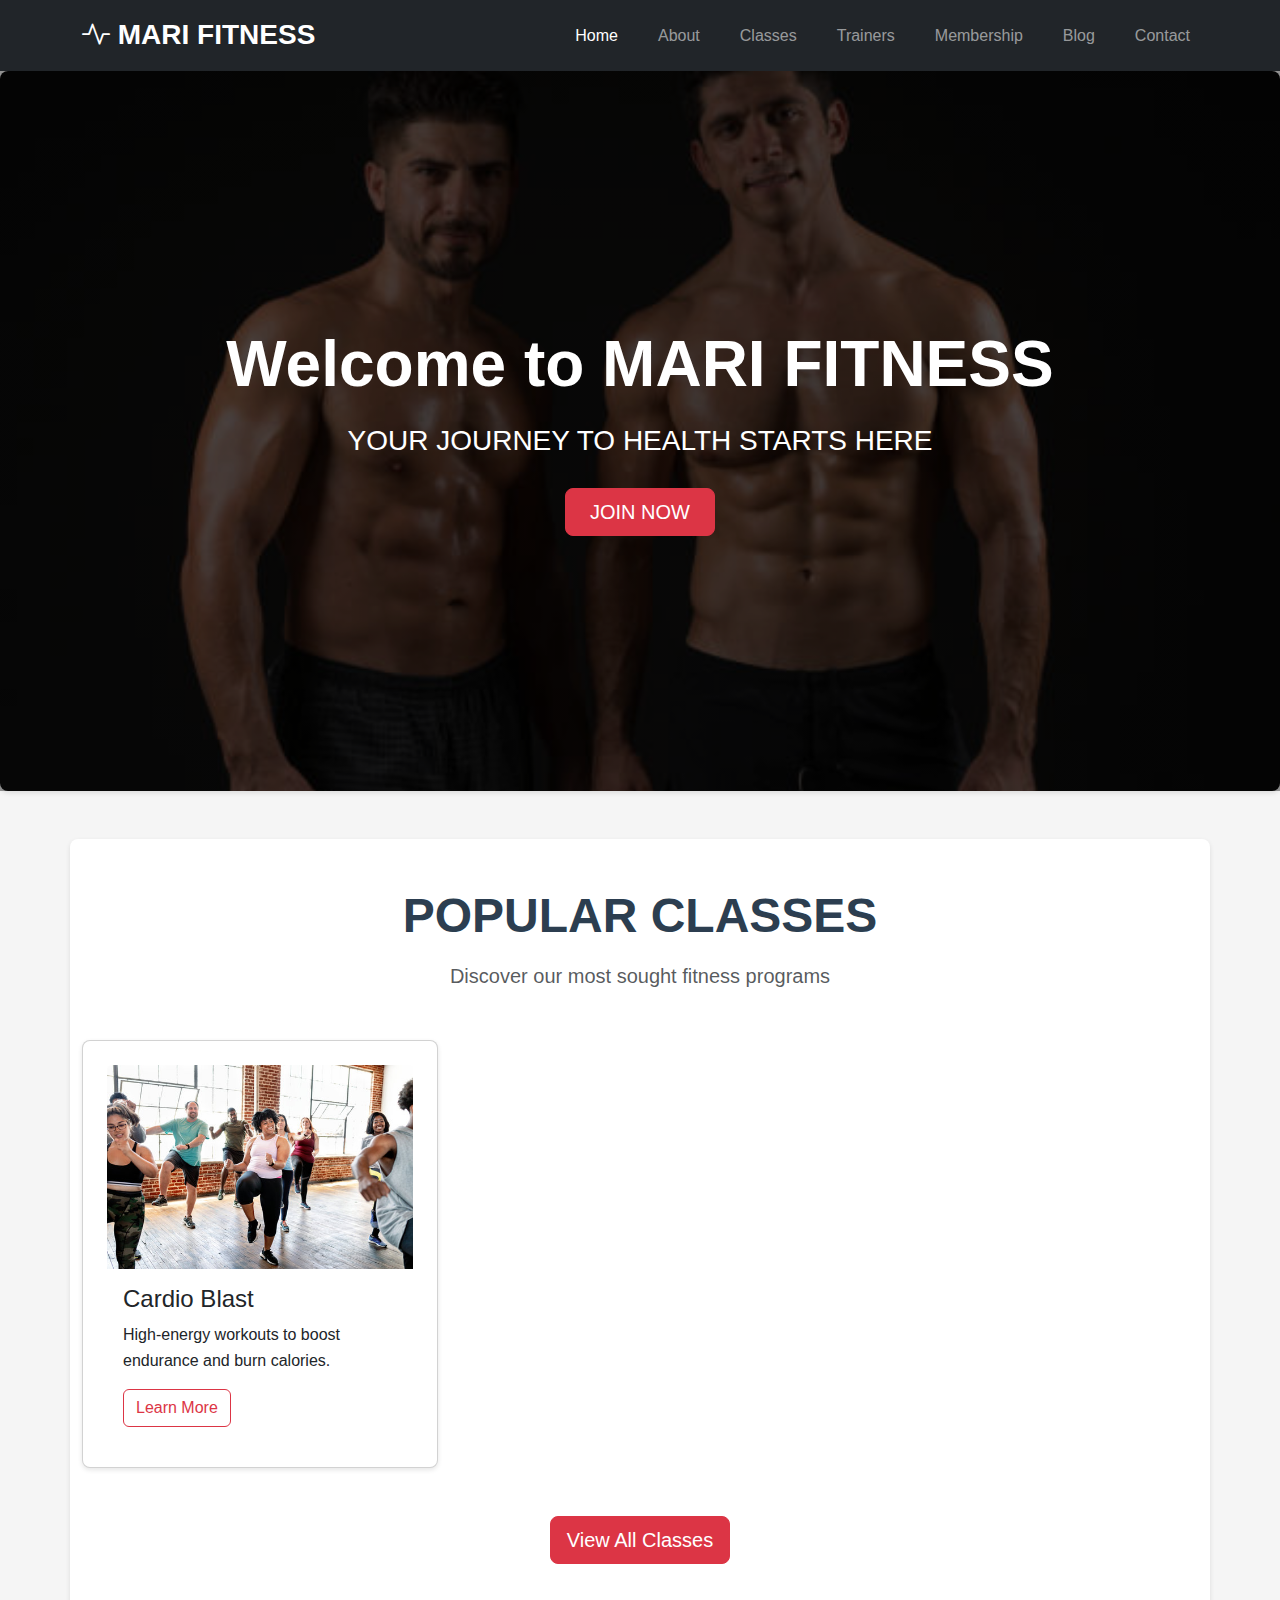
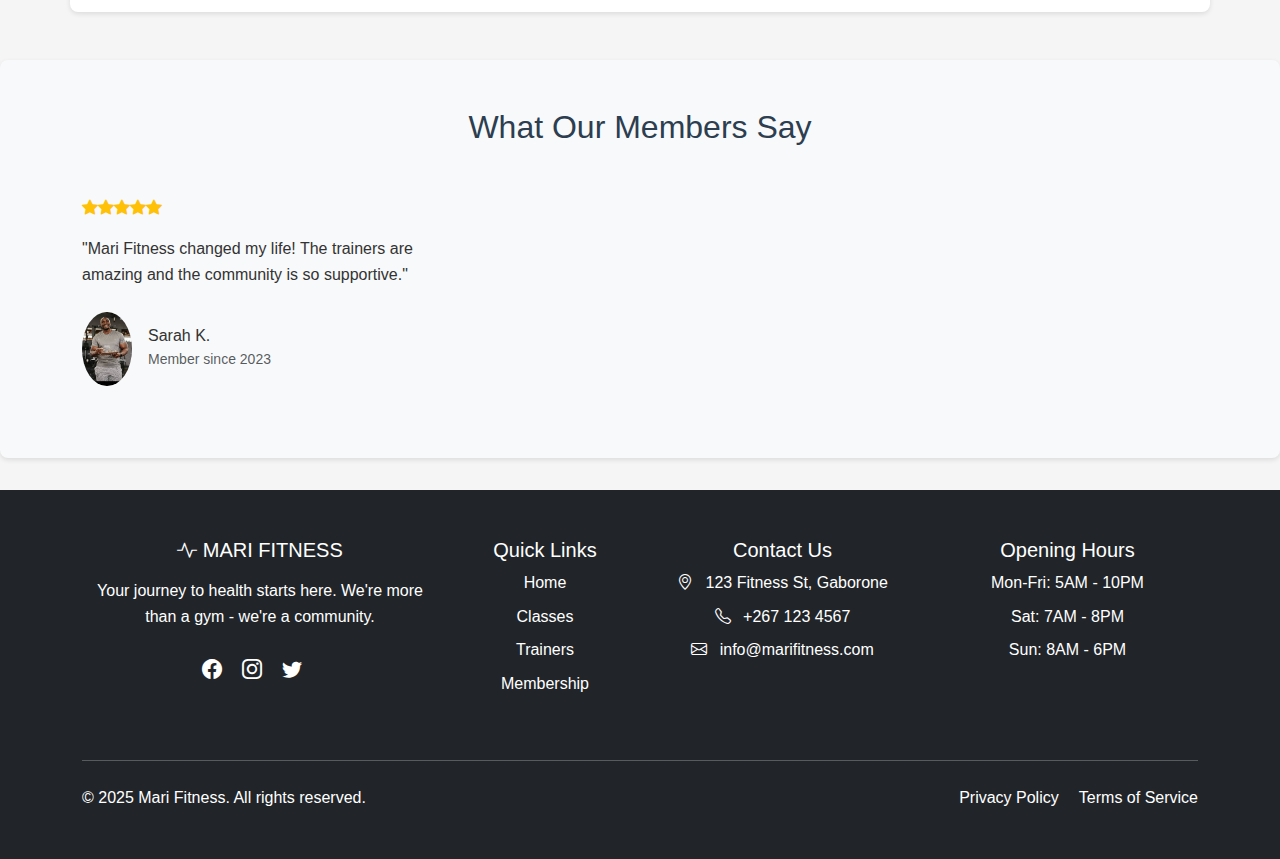
<file: index.html>
<!DOCTYPE html>
<html lang="en">
<head>
    <meta charset="UTF-8">
    <meta name="viewport" content="width=device-width, initial-scale=1.0">
    <title>Mari Fitness - Home</title>
    <link href="https://cdn.jsdelivr.net/npm/bootstrap@5.3.2/dist/css/bootstrap.min.css" rel="stylesheet">
    <link rel="stylesheet" href="https://cdn.jsdelivr.net/npm/bootstrap-icons@1.11.1/font/bootstrap-icons.css">
    <link rel="stylesheet" href="styles.css">
    <style>
        .hero-bg {
            background-image: linear-gradient(rgba(0, 0, 0, 0.5), rgba(0, 0, 0, 0.5)), url('images/gym-hero.jpg');
            background-size: cover;
            background-position: center;
            background-repeat: no-repeat;
            min-height: 80vh;
            display: flex;
            align-items: center;
            position: relative;
        }
        
        .hero-bg .container {
            position: relative;
            z-index: 2;
        }
        
        .hero-bg::before {
            content: '';
            position: absolute;
            top: 0;
            left: 0;
            width: 100%;
            height: 100%;
            background-color: rgba(0, 0, 0, 0.4);
            z-index: 1;
        }
    </style>
</head>
<body>
    <nav class="navbar navbar-expand-lg navbar-dark bg-dark sticky-top">
        <div class="container">
            <a class="navbar-brand fw-bold fs-3" href="index.html">
                <i class="bi bi-activity"></i> MARI FITNESS
            </a>
            <button class="navbar-toggler" type="button" data-bs-toggle="collapse" data-bs-target="#navbarNav">
                <span class="navbar-toggler-icon"></span>
            </button>
            <div class="collapse navbar-collapse" id="navbarNav">
                <ul class="navbar-nav ms-auto">
                    <li class="nav-item"><a class="nav-link active" href="index.html">Home</a></li>
                    <li class="nav-item"><a class="nav-link" href="about.html">About</a></li>
                    <li class="nav-item"><a class="nav-link" href="classes.html">Classes</a></li>
                    <li class="nav-item"><a class="nav-link" href="trainers.html">Trainers</a></li>
                    <li class="nav-item"><a class="nav-link" href="membership.html">Membership</a></li>
                    <li class="nav-item"><a class="nav-link" href="blog.html">Blog</a></li>
                    <li class="nav-item"><a class="nav-link" href="contact.html">Contact</a></li>
                </ul>
            </div>
        </div>
    </nav>

    <section class="hero-bg text-white">
        <div class="container py-5 text-center">
            <h1 class="display-3 fw-bold mb-3">Welcome to MARI FITNESS</h1>
            <p class="lead fs-3 mb-4">YOUR JOURNEY TO HEALTH STARTS HERE</p>
            <a href="membership.html" class="btn btn-danger btn-lg px-4">JOIN NOW</a>
        </div>
    </section>

    <section class="container my-5 py-5">
        <div class="text-center mb-5">
            <h2 class="display-5 fw-bold">POPULAR CLASSES</h2>
            <p class="lead text-muted">Discover our most sought fitness programs</p>
        </div>
        
        <div class="row row-cols-1 row-cols-md-3 g-4">
            <div class="col">
                <div class="card h-100 class-card">
                    <img src="images/cardio-class.jpg" class="card-img-top" alt="Cardio Blast">
                    <div class="card-body">
                        <h3 class="card-title">Cardio Blast</h3>
                        <p class="card-text">High-energy workouts to boost endurance and burn calories.</p>
                        <a href="classes.html#cardio-blast" class="btn btn-outline-danger">Learn More</a>
                    </div>
                </div>
            </div>
        </div>

        <div class="text-center mt-5">
            <a href="classes.html" class="btn btn-danger btn-lg">View All Classes</a>
        </div>
    </section>

    <section class="bg-light py-5">
        <div class="container">
            <h2 class="text-center mb-5">What Our Members Say</h2>
            <div class="row">
                <div class="col-md-4 mb-4">
                    <div class="testimonial-card h-100">
                        <div class="d-flex mb-3">
                            <i class="bi bi-star-fill text-warning"></i>
                            <i class="bi bi-star-fill text-warning"></i>
                            <i class="bi bi-star-fill text-warning"></i>
                            <i class="bi bi-star-fill text-warning"></i>
                            <i class="bi bi-star-fill text-warning"></i>
                        </div>
                        <p class="mb-4">"Mari Fitness changed my life! The trainers are amazing and the community is so supportive."</p>
                        <div class="d-flex align-items-center">
                            <img src="images/member1.jpg" alt="Member" width="50" class="rounded-circle me-3">
                            <div>
                                <h6 class="mb-0">Sarah K.</h6>
                                <small class="text-muted">Member since 2023</small>
                            </div>
                        </div>
                    </div>
                </div>
            </div>
        </div>
    </section>

    <footer class="bg-dark text-white py-5">
        <div class="container">
            <div class="row">
                <div class="col-lg-4 mb-4">
                    <h5><i class="bi bi-activity"></i> MARI FITNESS</h5>
                    <p class="mt-3">Your journey to health starts here. We're more than a gym - we're a community.</p>
                    <div class="mt-4">
                        <a href="#" class="text-white me-3"><i class="bi bi-facebook fs-5"></i></a>
                        <a href="#" class="text-white me-3"><i class="bi bi-instagram fs-5"></i></a>
                        <a href="#" class="text-white me-3"><i class="bi bi-twitter fs-5"></i></a>
                    </div>
                </div>
                <div class="col-lg-2 col-md-6 mb-4">
                    <h5>Quick Links</h5>
                    <ul class="list-unstyled">
                        <li class="mb-2"><a href="index.html" class="text-white text-decoration-none">Home</a></li>
                        <li class="mb-2"><a href="classes.html" class="text-white text-decoration-none">Classes</a></li>
                        <li class="mb-2"><a href="trainers.html" class="text-white text-decoration-none">Trainers</a></li>
                        <li class="mb-2"><a href="membership.html" class="text-white text-decoration-none">Membership</a></li>
                    </ul>
                </div>
                <div class="col-lg-3 col-md-6 mb-4">
                    <h5>Contact Us</h5>
                    <ul class="list-unstyled">
                        <li class="mb-2"><i class="bi bi-geo-alt me-2"></i> 123 Fitness St, Gaborone</li>
                        <li class="mb-2"><i class="bi bi-telephone me-2"></i> +267 123 4567</li>
                        <li class="mb-2"><i class="bi bi-envelope me-2"></i> info@marifitness.com</li>
                    </ul>
                </div>
                <div class="col-lg-3 col-md-6">
                    <h5>Opening Hours</h5>
                    <ul class="list-unstyled">
                        <li class="mb-2">Mon-Fri: 5AM - 10PM</li>
                        <li class="mb-2">Sat: 7AM - 8PM</li>
                        <li class="mb-2">Sun: 8AM - 6PM</li>
                    </ul>
                </div>
            </div>
            <hr class="my-4">
            <div class="row">
                <div class="col-md-6 text-center text-md-start">
                    <p class="mb-0">&copy; 2025 Mari Fitness. All rights reserved.</p>
                </div>
                <div class="col-md-6 text-center text-md-end">
                    <a href="privacy.html" class="text-white text-decoration-none me-3">Privacy Policy</a>
                    <a href="terms.html" class="text-white text-decoration-none">Terms of Service</a>
                </div>
            </div>
        </div>
    </footer>

    <script src="https://cdn.jsdelivr.net/npm/bootstrap@5.3.2/dist/js/bootstrap.bundle.min.js"></script>
</body>
</html>
</file>
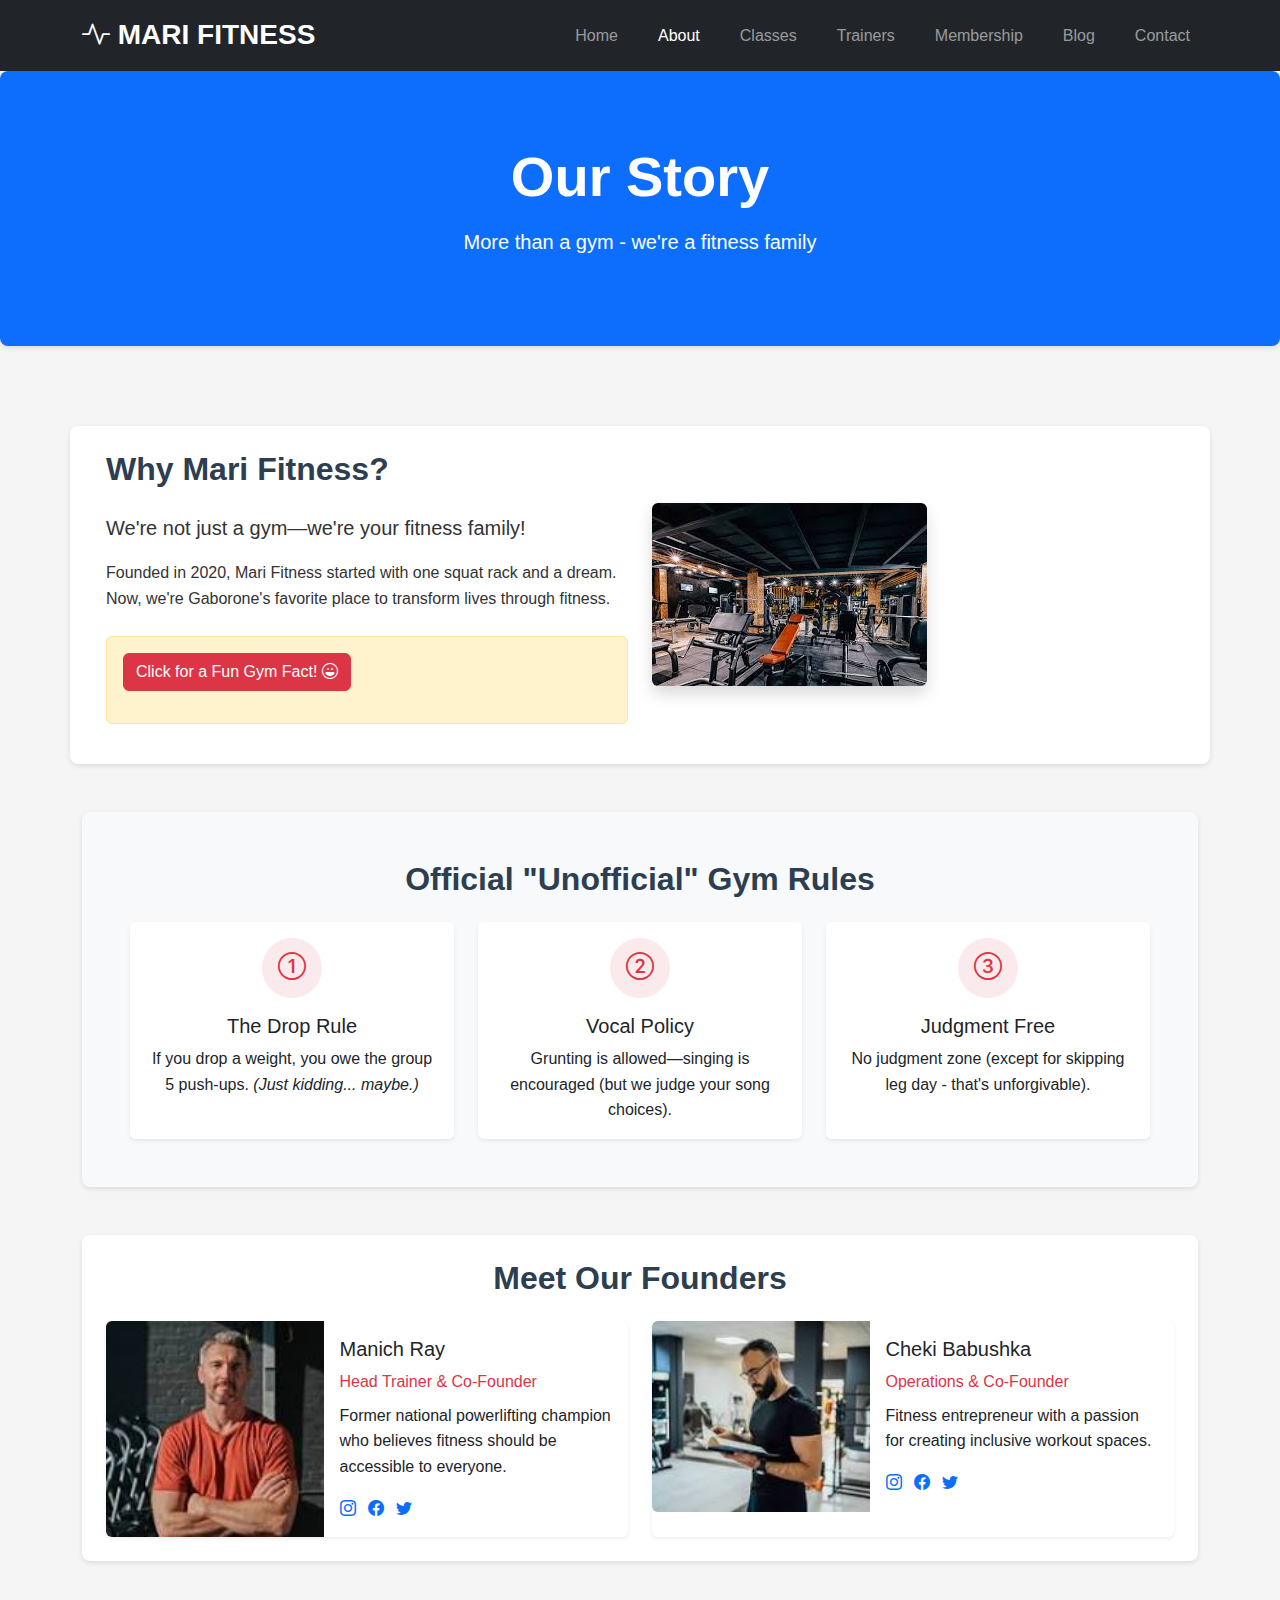
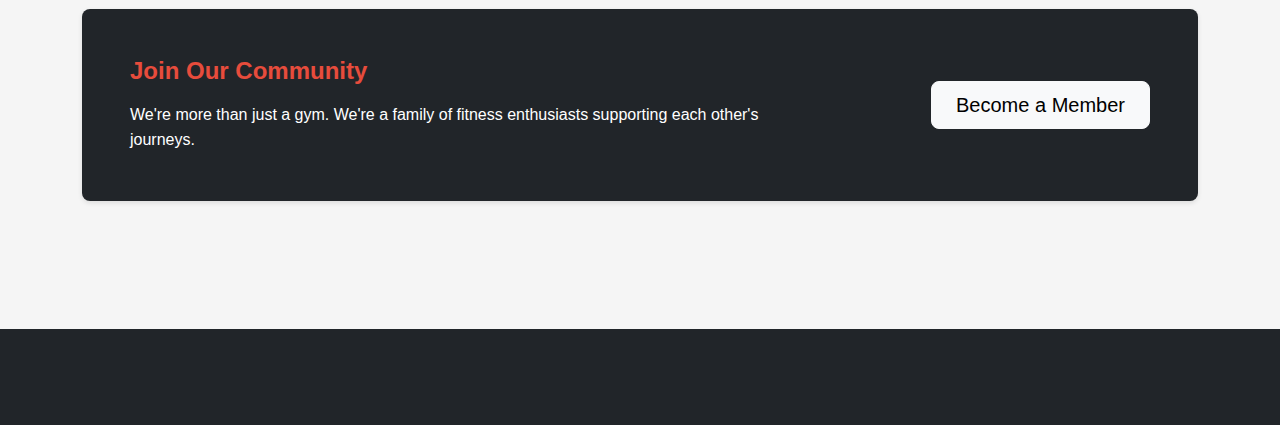
<file: about.html>
<!DOCTYPE html>
<html lang="en">
<head>
    <meta charset="UTF-8">
    <meta name="viewport" content="width=device-width, initial-scale=1.0">
    <title>About Us - Mari Fitness</title>
    <link href="https://cdn.jsdelivr.net/npm/bootstrap@5.3.2/dist/css/bootstrap.min.css" rel="stylesheet">
    <link rel="stylesheet" href="https://cdn.jsdelivr.net/npm/bootstrap-icons@1.11.1/font/bootstrap-icons.css">
    <link rel="stylesheet" href="styles.css">
</head>
<body>
    <nav class="navbar navbar-expand-lg navbar-dark bg-dark sticky-top">
        <div class="container">
            <a class="navbar-brand fw-bold fs-3" href="index.html">
                <i class="bi bi-activity"></i> MARI FITNESS
            </a>
            <button class="navbar-toggler" type="button" data-bs-toggle="collapse" data-bs-target="#navbarNav">
                <span class="navbar-toggler-icon"></span>
            </button>
            <div class="collapse navbar-collapse" id="navbarNav">
                <ul class="navbar-nav ms-auto">
                    <li class="nav-item"><a class="nav-link" href="index.html">Home</a></li>
                    <li class="nav-item"><a class="nav-link active" href="about.html">About</a></li>
                    <li class="nav-item"><a class="nav-link" href="classes.html">Classes</a></li>
                    <li class="nav-item"><a class="nav-link" href="trainers.html">Trainers</a></li>
                    <li class="nav-item"><a class="nav-link" href="membership.html">Membership</a></li>
                    <li class="nav-item"><a class="nav-link" href="blog.html">Blog</a></li>
                    <li class="nav-item"><a class="nav-link" href="contact.html">Contact</a></li>
                </ul>
            </div>
        </div>
    </nav>

    <section class="bg-primary text-white py-5">
        <div class="container py-4 text-center">
            <h1 class="display-4 fw-bold mb-3">Our Story</h1>
            <p class="lead">More than a gym - we're a fitness family</p>
        </div>
    </section>


    <main class="container my-5">
        <section class="row align-items-center mb-5 py-4">
            <div class="col-lg-6 mb-4 mb-lg-0">
                <h2 class="fw-bold mb-4">Why Mari Fitness?</h2>
                <p class="lead">We're not just a gym—we're your <strong>fitness family</strong>!</p>
                <p>Founded in 2020, Mari Fitness started with one squat rack and a dream. Now, we're Gaborone's favorite place to transform lives through fitness.</p>
                
                <div class="alert alert-warning mt-4">
                    <button class="btn btn-danger" onclick="revealFact()">
                        Click for a Fun Gym Fact! <i class="bi bi-emoji-laughing"></i>
                    </button>
                    <p id="gymFact" class="mt-2 fw-bold"></p>
                </div>
            </div>
            <div class="col-lg-6">
                <img src="images/gym-interior.jpg" alt="Our gym" class="img-fluid rounded shadow">
            </div>
        </section>

        <section class="bg-light p-5 rounded-3 mb-5">
            <h2 class="text-center mb-4 fw-bold">Official "Unofficial" Gym Rules</h2>
            <div class="row g-4">
                <div class="col-md-4">
                    <div class="card h-100 border-0 shadow-sm">
                        <div class="card-body text-center">
                            <div class="bg-danger bg-opacity-10 text-danger rounded-circle d-inline-flex align-items-center justify-content-center mb-3" style="width: 60px; height: 60px;">
                                <i class="bi bi-1-circle fs-3"></i>
                            </div>
                            <h5 class="card-title">The Drop Rule</h5>
                            <p class="card-text">If you drop a weight, you owe the group 5 push-ups. <em>(Just kidding... maybe.)</em></p>
                        </div>
                    </div>
                </div>
                <div class="col-md-4">
                    <div class="card h-100 border-0 shadow-sm">
                        <div class="card-body text-center">
                            <div class="bg-danger bg-opacity-10 text-danger rounded-circle d-inline-flex align-items-center justify-content-center mb-3" style="width: 60px; height: 60px;">
                                <i class="bi bi-2-circle fs-3"></i>
                            </div>
                            <h5 class="card-title">Vocal Policy</h5>
                            <p class="card-text">Grunting is allowed—singing is encouraged (but we judge your song choices).</p>
                        </div>
                    </div>
                </div>
                <div class="col-md-4">
                    <div class="card h-100 border-0 shadow-sm">
                        <div class="card-body text-center">
                            <div class="bg-danger bg-opacity-10 text-danger rounded-circle d-inline-flex align-items-center justify-content-center mb-3" style="width: 60px; height: 60px;">
                                <i class="bi bi-3-circle fs-3"></i>
                            </div>
                            <h5 class="card-title">Judgment Free</h5>
                            <p class="card-text">No judgment zone (except for skipping leg day - that's unforgivable).</p>
                        </div>
                    </div>
                </div>
            </div>
        </section>

        <section class="mb-5">
            <h2 class="fw-bold mb-4 text-center">Meet Our Founders</h2>
            <div class="row g-4">
                <div class="col-md-6">
                    <div class="card h-100 border-0 shadow-sm">
                        <div class="row g-0">
                            <div class="col-md-5">
                                <img src="images/founder1.jpg" class="img-fluid rounded-start h-100" alt="Founder" style="object-fit: cover;">
                            </div>
                            <div class="col-md-7">
                                <div class="card-body">
                                    <h5 class="card-title">Manich Ray</h5>
                                    <p class="text-danger mb-2">Head Trainer & Co-Founder</p>
                                    <p class="card-text">Former national powerlifting champion who believes fitness should be accessible to everyone.</p>
                                    <div class="trainer-social">
                                        <a href="#" class="me-2"><i class="bi bi-instagram"></i></a>
                                        <a href="#" class="me-2"><i class="bi bi-facebook"></i></a>
                                        <a href="#" class="me-2"><i class="bi bi-twitter"></i></a>
                                    </div>
                                </div>
                            </div>
                        </div>
                    </div>
                </div>
                <div class="col-md-6">
                    <div class="card h-100 border-0 shadow-sm">
                        <div class="row g-0">
                            <div class="col-md-5">
                                <img src="images/founder2.jpg" class="img-fluid rounded-start h-100" alt="Founder" style="object-fit: cover;">
                            </div>
                            <div class="col-md-7">
                                <div class="card-body">
                                    <h5 class="card-title">Cheki Babushka</h5>
                                    <p class="text-danger mb-2">Operations & Co-Founder</p>
                                    <p class="card-text">Fitness entrepreneur with a passion for creating inclusive workout spaces.</p>
                                    <div class="trainer-social">
                                        <a href="#" class="me-2"><i class="bi bi-instagram"></i></a>
                                        <a href="#" class="me-2"><i class="bi bi-facebook"></i></a>
                                        <a href="#" class="me-2"><i class="bi bi-twitter"></i></a>
                                    </div>
                                </div>
                            </div>
                        </div>
                    </div>
                </div>
            </div>
        </section>
        <section class="bg-dark text-white p-5 rounded-3 mb-5">
            <div class="row align-items-center">
                <div class="col-lg-8 mb-4 mb-lg-0">
                    <h3 class="fw-bold mb-3">Join Our Community</h3>
                    <p class="mb-0">We're more than just a gym. We're a family of fitness enthusiasts supporting each other's journeys.</p>
                </div>
                <div class="col-lg-4 text-lg-end">
                    <a href="membership.html" class="btn btn-light btn-lg px-4">Become a Member</a>
                </div>
            </div>
        </section>
    </main>

    <footer class="bg-dark text-white py-5">
       
    </footer>

    <script src="https://cdn.jsdelivr.net/npm/bootstrap@5.3.2/dist/js/bootstrap.bundle.min.js"></script>
    
    <script>
        const facts = [
            "Our members burn enough calories yearly to power a small village!",
            "The record for most burpees in one session here: 257 (we're still impressed).",
            "63% of our friendships start with 'Can you spot me?'",
            "Our yoga mats have seen more tears than a sad movie marathon."
        ];

        function revealFact() {
            const randomFact = facts[Math.floor(Math.random() * facts.length)];
            document.getElementById("gymFact").textContent = randomFact;
        }
    </script>
</body>
</html>
</file>
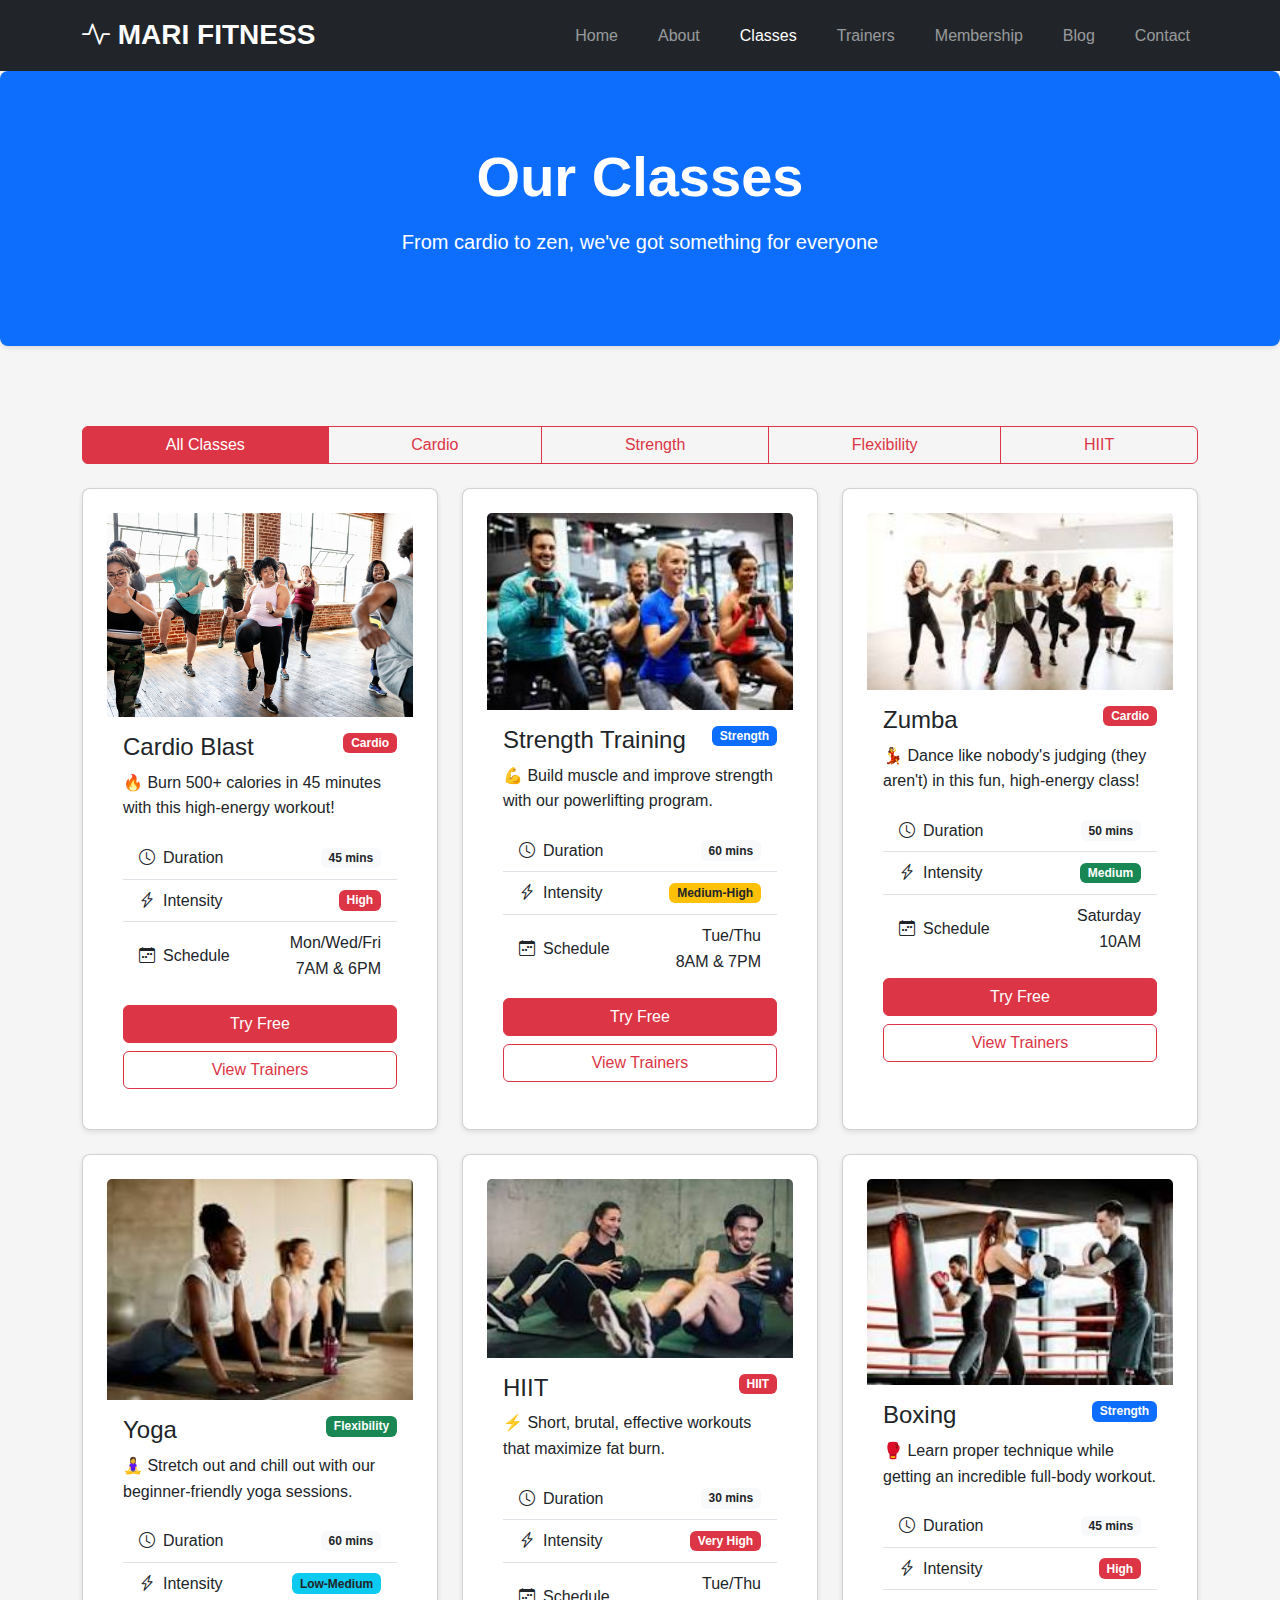
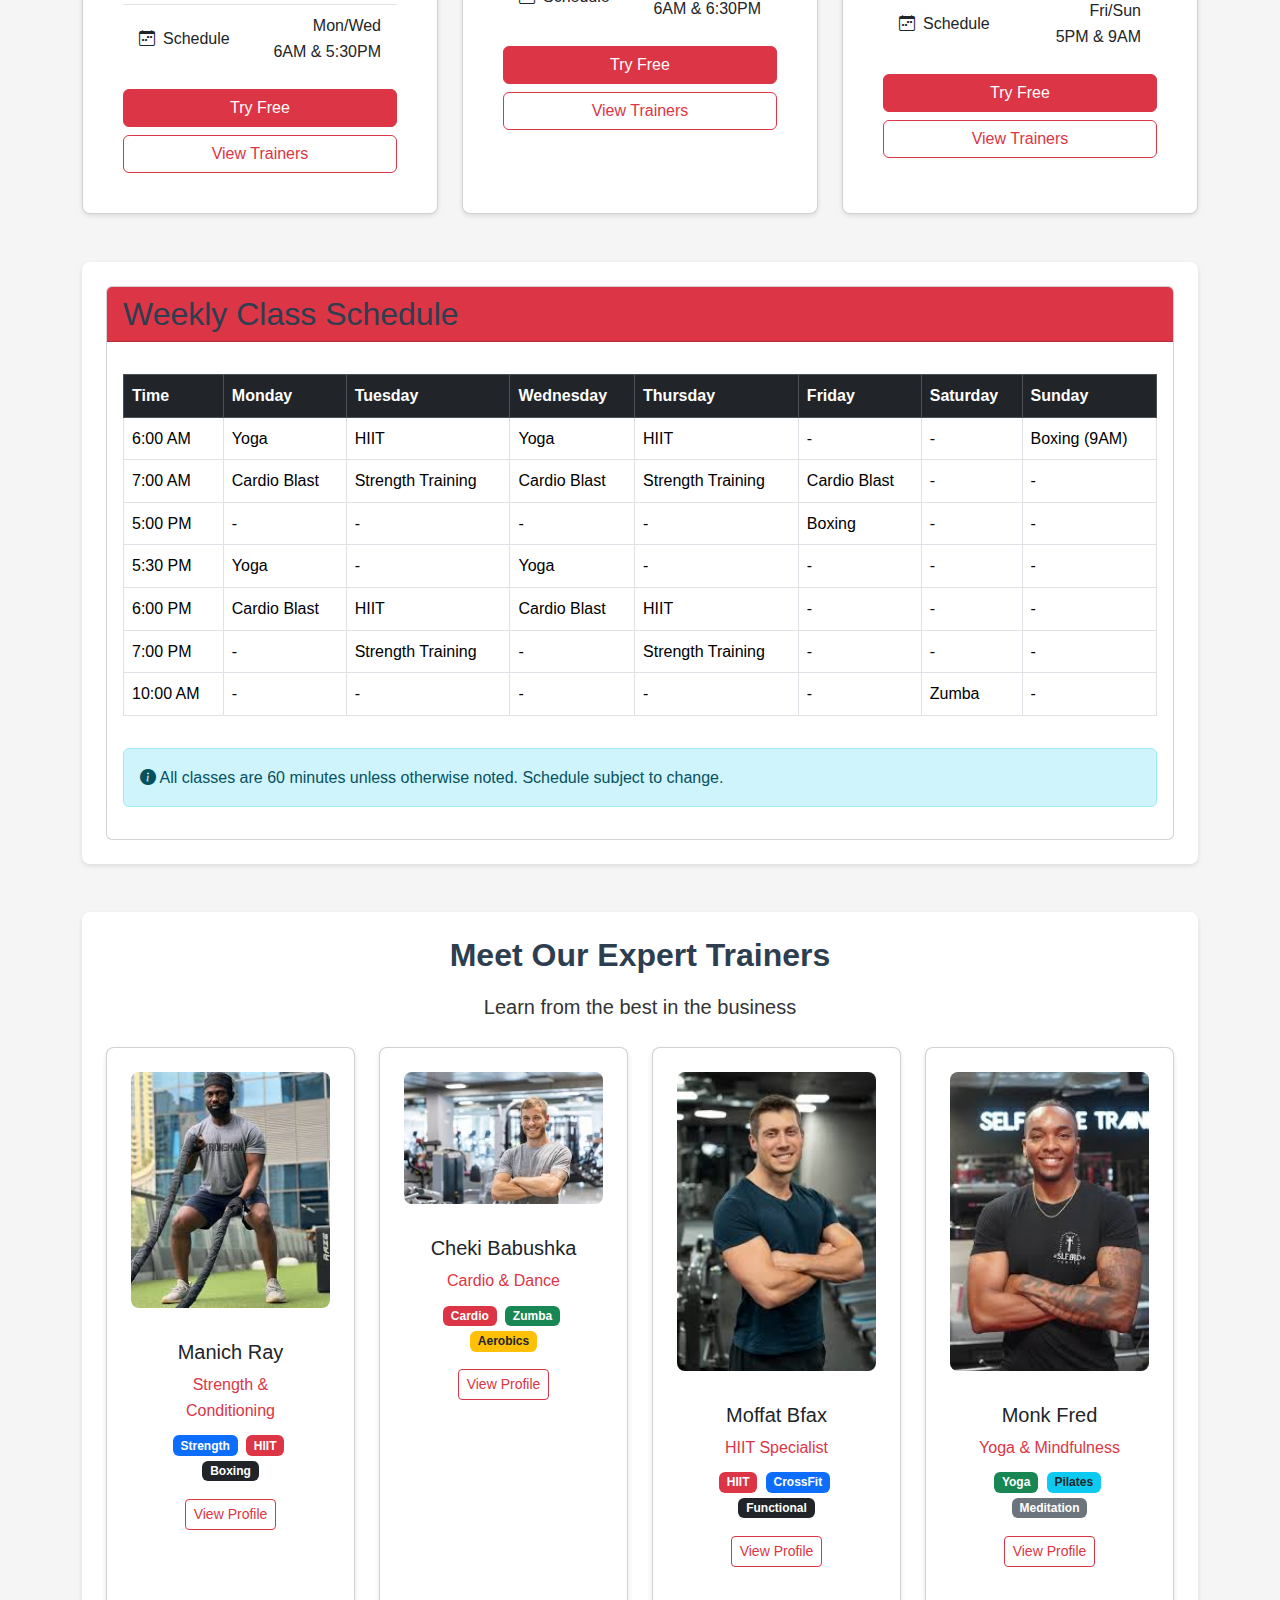
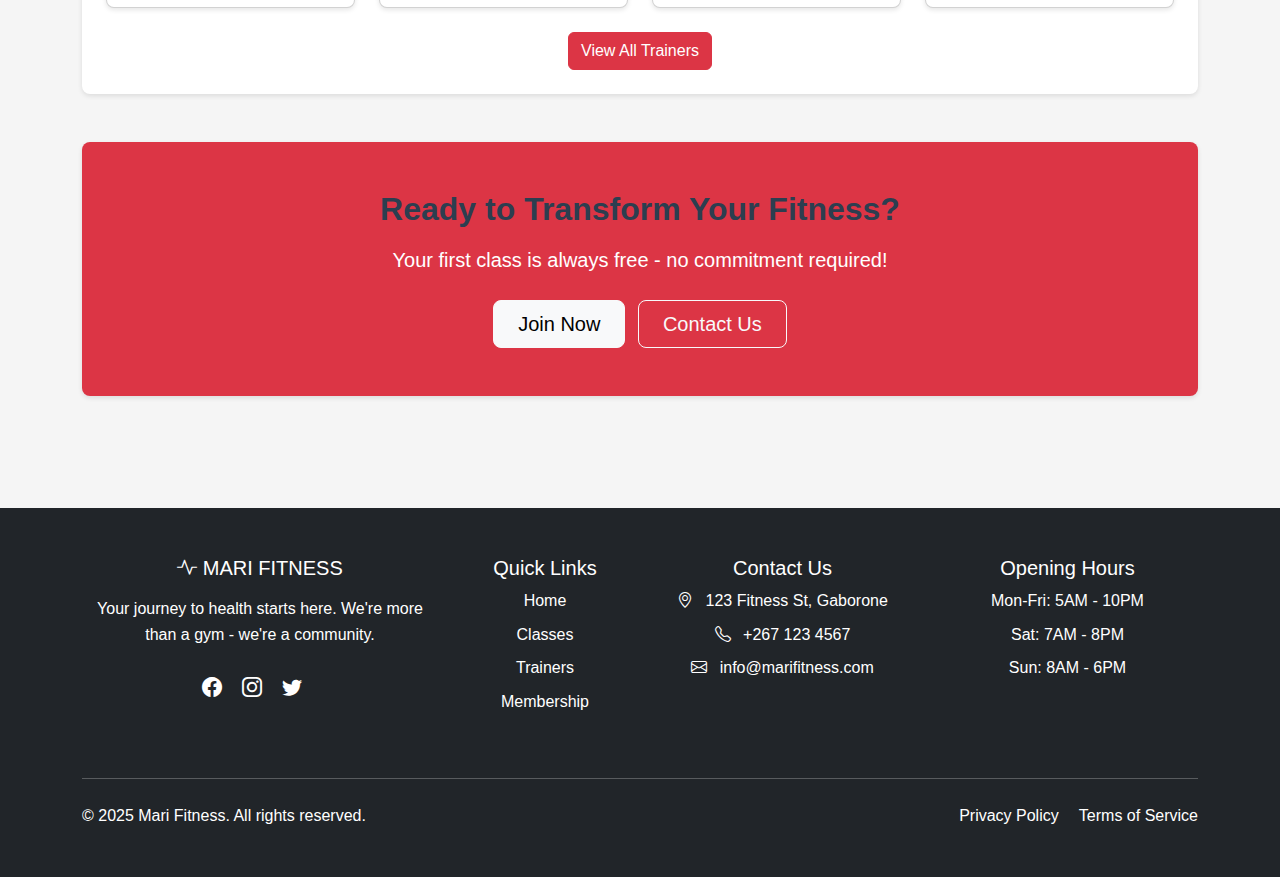
<file: classes.html>
<!DOCTYPE html>
<html lang="en">
<head>
    <meta charset="UTF-8">
    <meta name="viewport" content="width=device-width, initial-scale=1.0">
    <title>Our Classes - Mari Fitness</title>
    <link href="https://cdn.jsdelivr.net/npm/bootstrap@5.3.2/dist/css/bootstrap.min.css" rel="stylesheet">
    <link rel="stylesheet" href="https://cdn.jsdelivr.net/npm/bootstrap-icons@1.11.1/font/bootstrap-icons.css">
    <link rel="stylesheet" href="styles.css">
</head>
<body>
    <nav class="navbar navbar-expand-lg navbar-dark bg-dark sticky-top">
        <div class="container">
            <a class="navbar-brand fw-bold fs-3" href="index.html">
                <i class="bi bi-activity"></i> MARI FITNESS
            </a>
            <button class="navbar-toggler" type="button" data-bs-toggle="collapse" data-bs-target="#navbarNav">
                <span class="navbar-toggler-icon"></span>
            </button>
            <div class="collapse navbar-collapse" id="navbarNav">
                <ul class="navbar-nav ms-auto">
                    <li class="nav-item"><a class="nav-link" href="index.html">Home</a></li>
                    <li class="nav-item"><a class="nav-link" href="about.html">About</a></li>
                    <li class="nav-item"><a class="nav-link active" href="classes.html">Classes</a></li>
                    <li class="nav-item"><a class="nav-link" href="trainers.html">Trainers</a></li>
                    <li class="nav-item"><a class="nav-link" href="membership.html">Membership</a></li>
                    <li class="nav-item"><a class="nav-link" href="blog.html">Blog</a></li>
                    <li class="nav-item"><a class="nav-link" href="contact.html">Contact</a></li>
                </ul>
            </div>
        </div>
    </nav>
    <section class="bg-primary text-white py-5">
        <div class="container py-4 text-center">
            <h1 class="display-4 fw-bold mb-3">Our Classes</h1>
            <p class="lead">From cardio to zen, we've got something for everyone</p>
        </div>
    </section>

   
    <main class="container my-5">
        <div class="row mb-4">
            <div class="col-12">
                <div class="btn-group w-100" role="group">
                    <button type="button" class="btn btn-outline-danger active" onclick="filterClasses('all')">All Classes</button>
                    <button type="button" class="btn btn-outline-danger" onclick="filterClasses('cardio')">Cardio</button>
                    <button type="button" class="btn btn-outline-danger" onclick="filterClasses('strength')">Strength</button>
                    <button type="button" class="btn btn-outline-danger" onclick="filterClasses('flexibility')">Flexibility</button>
                    <button type="button" class="btn btn-outline-danger" onclick="filterClasses('hiit')">HIIT</button>
                </div>
            </div>
        </div>

       
        <div class="row row-cols-1 row-cols-md-2 row-cols-lg-3 g-4 mb-5">
            <div class="col" id="cardio-blast">
                <div class="card h-100 class-card cardio">
                    <img src="images/cardio-class.jpg" class="card-img-top" alt="Cardio Blast">
                    <div class="card-body">
                        <div class="d-flex justify-content-between align-items-start mb-2">
                            <h3 class="card-title mb-0">Cardio Blast</h3>
                            <span class="badge bg-danger">Cardio</span>
                        </div>
                        <p class="card-text">🔥 Burn 500+ calories in 45 minutes with this high-energy workout!</p>
                        <ul class="list-group list-group-flush mb-3">
                            <li class="list-group-item d-flex justify-content-between align-items-center">
                                <span><i class="bi bi-clock me-2"></i>Duration</span>
                                <span class="badge bg-light text-dark">45 mins</span>
                            </li>
                            <li class="list-group-item d-flex justify-content-between align-items-center">
                                <span><i class="bi bi-lightning-charge me-2"></i>Intensity</span>
                                <span class="badge bg-danger">High</span>
                            </li>
                            <li class="list-group-item d-flex justify-content-between align-items-center">
                                <span><i class="bi bi-calendar-week me-2"></i>Schedule</span>
                                <span class="text-end">Mon/Wed/Fri<br>7AM & 6PM</span>
                            </li>
                        </ul>
                        <div class="d-grid gap-2">
                            <button class="btn btn-danger" onclick="alert('Added to your trial schedule!')">Try Free</button>
                            <a href="#trainers" class="btn btn-outline-danger">View Trainers</a>
                        </div>
                    </div>
                </div>
            </div>

            <div class="col" id="strength-training">
                <div class="card h-100 class-card strength">
                    <img src="images/strength-class.jpg" class="card-img-top" alt="Strength Training">
                    <div class="card-body">
                        <div class="d-flex justify-content-between align-items-start mb-2">
                            <h3 class="card-title mb-0">Strength Training</h3>
                            <span class="badge bg-primary">Strength</span>
                        </div>
                        <p class="card-text">💪 Build muscle and improve strength with our powerlifting program.</p>
                        <ul class="list-group list-group-flush mb-3">
                            <li class="list-group-item d-flex justify-content-between align-items-center">
                                <span><i class="bi bi-clock me-2"></i>Duration</span>
                                <span class="badge bg-light text-dark">60 mins</span>
                            </li>
                            <li class="list-group-item d-flex justify-content-between align-items-center">
                                <span><i class="bi bi-lightning-charge me-2"></i>Intensity</span>
                                <span class="badge bg-warning text-dark">Medium-High</span>
                            </li>
                            <li class="list-group-item d-flex justify-content-between align-items-center">
                                <span><i class="bi bi-calendar-week me-2"></i>Schedule</span>
                                <span class="text-end">Tue/Thu<br>8AM & 7PM</span>
                            </li>
                        </ul>
                        <div class="d-grid gap-2">
                            <button class="btn btn-danger" onclick="alert('Added to your trial schedule!')">Try Free</button>
                            <a href="#trainers" class="btn btn-outline-danger">View Trainers</a>
                        </div>
                    </div>
                </div>
            </div>

            <div class="col" id="zumba">
                <div class="card h-100 class-card cardio">
                    <img src="images/zumba-class.jpg" class="card-img-top" alt="Zumba">
                    <div class="card-body">
                        <div class="d-flex justify-content-between align-items-start mb-2">
                            <h3 class="card-title mb-0">Zumba</h3>
                            <span class="badge bg-danger">Cardio</span>
                        </div>
                        <p class="card-text">💃 Dance like nobody's judging (they aren't) in this fun, high-energy class!</p>
                        <ul class="list-group list-group-flush mb-3">
                            <li class="list-group-item d-flex justify-content-between align-items-center">
                                <span><i class="bi bi-clock me-2"></i>Duration</span>
                                <span class="badge bg-light text-dark">50 mins</span>
                            </li>
                            <li class="list-group-item d-flex justify-content-between align-items-center">
                                <span><i class="bi bi-lightning-charge me-2"></i>Intensity</span>
                                <span class="badge bg-success">Medium</span>
                            </li>
                            <li class="list-group-item d-flex justify-content-between align-items-center">
                                <span><i class="bi bi-calendar-week me-2"></i>Schedule</span>
                                <span class="text-end">Saturday<br>10AM</span>
                            </li>
                        </ul>
                        <div class="d-grid gap-2">
                            <button class="btn btn-danger" onclick="alert('Added to your trial schedule!')">Try Free</button>
                            <a href="#trainers" class="btn btn-outline-danger">View Trainers</a>
                        </div>
                    </div>
                </div>
            </div>

            <div class="col" id="yoga">
                <div class="card h-100 class-card flexibility">
                    <img src="images/yoga-class.jpg" class="card-img-top" alt="Yoga">
                    <div class="card-body">
                        <div class="d-flex justify-content-between align-items-start mb-2">
                            <h3 class="card-title mb-0">Yoga</h3>
                            <span class="badge bg-success">Flexibility</span>
                        </div>
                        <p class="card-text">🧘‍♀️ Stretch out and chill out with our beginner-friendly yoga sessions.</p>
                        <ul class="list-group list-group-flush mb-3">
                            <li class="list-group-item d-flex justify-content-between align-items-center">
                                <span><i class="bi bi-clock me-2"></i>Duration</span>
                                <span class="badge bg-light text-dark">60 mins</span>
                            </li>
                            <li class="list-group-item d-flex justify-content-between align-items-center">
                                <span><i class="bi bi-lightning-charge me-2"></i>Intensity</span>
                                <span class="badge bg-info text-dark">Low-Medium</span>
                            </li>
                            <li class="list-group-item d-flex justify-content-between align-items-center">
                                <span><i class="bi bi-calendar-week me-2"></i>Schedule</span>
                                <span class="text-end">Mon/Wed<br>6AM & 5:30PM</span>
                            </li>
                        </ul>
                        <div class="d-grid gap-2">
                            <button class="btn btn-danger" onclick="alert('Added to your trial schedule!')">Try Free</button>
                            <a href="#trainers" class="btn btn-outline-danger">View Trainers</a>
                        </div>
                    </div>
                </div>
            </div>

            <div class="col" id="hiit">
                <div class="card h-100 class-card hiit">
                    <img src="images/hiit-class.jpg" class="card-img-top" alt="HIIT">
                    <div class="card-body">
                        <div class="d-flex justify-content-between align-items-start mb-2">
                            <h3 class="card-title mb-0">HIIT</h3>
                            <span class="badge bg-danger">HIIT</span>
                        </div>
                        <p class="card-text">⚡ Short, brutal, effective workouts that maximize fat burn.</p>
                        <ul class="list-group list-group-flush mb-3">
                            <li class="list-group-item d-flex justify-content-between align-items-center">
                                <span><i class="bi bi-clock me-2"></i>Duration</span>
                                <span class="badge bg-light text-dark">30 mins</span>
                            </li>
                            <li class="list-group-item d-flex justify-content-between align-items-center">
                                <span><i class="bi bi-lightning-charge me-2"></i>Intensity</span>
                                <span class="badge bg-danger">Very High</span>
                            </li>
                            <li class="list-group-item d-flex justify-content-between align-items-center">
                                <span><i class="bi bi-calendar-week me-2"></i>Schedule</span>
                                <span class="text-end">Tue/Thu<br>6AM & 6:30PM</span>
                            </li>
                        </ul>
                        <div class="d-grid gap-2">
                            <button class="btn btn-danger" onclick="alert('Added to your trial schedule!')">Try Free</button>
                            <a href="#trainers" class="btn btn-outline-danger">View Trainers</a>
                        </div>
                    </div>
                </div>
            </div>

            <div class="col" id="boxing">
                <div class="card h-100 class-card strength">
                    <img src="images/boxing-class.jpg" class="card-img-top" alt="Boxing">
                    <div class="card-body">
                        <div class="d-flex justify-content-between align-items-start mb-2">
                            <h3 class="card-title mb-0">Boxing</h3>
                            <span class="badge bg-primary">Strength</span>
                        </div>
                        <p class="card-text">🥊 Learn proper technique while getting an incredible full-body workout.</p>
                        <ul class="list-group list-group-flush mb-3">
                            <li class="list-group-item d-flex justify-content-between align-items-center">
                                <span><i class="bi bi-clock me-2"></i>Duration</span>
                                <span class="badge bg-light text-dark">45 mins</span>
                            </li>
                            <li class="list-group-item d-flex justify-content-between align-items-center">
                                <span><i class="bi bi-lightning-charge me-2"></i>Intensity</span>
                                <span class="badge bg-danger">High</span>
                            </li>
                            <li class="list-group-item d-flex justify-content-between align-items-center">
                                <span><i class="bi bi-calendar-week me-2"></i>Schedule</span>
                                <span class="text-end">Fri/Sun<br>5PM & 9AM</span>
                            </li>
                        </ul>
                        <div class="d-grid gap-2">
                            <button class="btn btn-danger" onclick="alert('Added to your trial schedule!')">Try Free</button>
                            <a href="#trainers" class="btn btn-outline-danger">View Trainers</a>
                        </div>
                    </div>
                </div>
            </div>
        </div>

        <section class="mb-5" id="schedule">
            <div class="card">
                <div class="card-header bg-danger text-white">
                    <h2 class="mb-0">Weekly Class Schedule</h2>
                </div>
                <div class="card-body">
                    <div class="table-responsive">
                        <table class="table table-bordered table-hover">
                            <thead class="table-dark">
                                <tr>
                                    <th>Time</th>
                                    <th>Monday</th>
                                    <th>Tuesday</th>
                                    <th>Wednesday</th>
                                    <th>Thursday</th>
                                    <th>Friday</th>
                                    <th>Saturday</th>
                                    <th>Sunday</th>
                                </tr>
                            </thead>
                            <tbody>
                                <tr>
                                    <td>6:00 AM</td>
                                    <td>Yoga</td>
                                    <td>HIIT</td>
                                    <td>Yoga</td>
                                    <td>HIIT</td>
                                    <td>-</td>
                                    <td>-</td>
                                    <td>Boxing (9AM)</td>
                                </tr>
                                <tr>
                                    <td>7:00 AM</td>
                                    <td>Cardio Blast</td>
                                    <td>Strength Training</td>
                                    <td>Cardio Blast</td>
                                    <td>Strength Training</td>
                                    <td>Cardio Blast</td>
                                    <td>-</td>
                                    <td>-</td>
                                </tr>
                                <tr>
                                    <td>5:00 PM</td>
                                    <td>-</td>
                                    <td>-</td>
                                    <td>-</td>
                                    <td>-</td>
                                    <td>Boxing</td>
                                    <td>-</td>
                                    <td>-</td>
                                </tr>
                                <tr>
                                    <td>5:30 PM</td>
                                    <td>Yoga</td>
                                    <td>-</td>
                                    <td>Yoga</td>
                                    <td>-</td>
                                    <td>-</td>
                                    <td>-</td>
                                    <td>-</td>
                                </tr>
                                <tr>
                                    <td>6:00 PM</td>
                                    <td>Cardio Blast</td>
                                    <td>HIIT</td>
                                    <td>Cardio Blast</td>
                                    <td>HIIT</td>
                                    <td>-</td>
                                    <td>-</td>
                                    <td>-</td>
                                </tr>
                                <tr>
                                    <td>7:00 PM</td>
                                    <td>-</td>
                                    <td>Strength Training</td>
                                    <td>-</td>
                                    <td>Strength Training</td>
                                    <td>-</td>
                                    <td>-</td>
                                    <td>-</td>
                                </tr>
                                <tr>
                                    <td>10:00 AM</td>
                                    <td>-</td>
                                    <td>-</td>
                                    <td>-</td>
                                    <td>-</td>
                                    <td>-</td>
                                    <td>Zumba</td>
                                    <td>-</td>
                                </tr>
                            </tbody>
                        </table>
                    </div>
                    <div class="alert alert-info mt-3">
                        <i class="bi bi-info-circle-fill"></i> All classes are 60 minutes unless otherwise noted. Schedule subject to change.
                    </div>
                </div>
            </div>
        </section>

        <section class="mb-5" id="trainers">
            <div class="text-center mb-4">
                <h2 class="fw-bold">Meet Our Expert Trainers</h2>
                <p class="lead">Learn from the best in the business</p>
            </div>
            <div class="row g-4">
                <div class="col-md-6 col-lg-3">
                    <div class="card h-100 trainer-card">
                        <img src="images/trainer-manich.jpg" class="card-img-top" alt="Manich Ray">
                        <div class="card-body text-center">
                            <h5 class="card-title">Manich Ray</h5>
                            <p class="text-danger mb-2">Strength & Conditioning</p>
                            <div class="specialties mb-3">
                                <span class="badge bg-primary me-1">Strength</span>
                                <span class="badge bg-danger me-1">HIIT</span>
                                <span class="badge bg-dark">Boxing</span>
                            </div>
                            <a href="trainers.html#manich" class="btn btn-sm btn-outline-danger">View Profile</a>
                        </div>
                    </div>
                </div>
                <div class="col-md-6 col-lg-3">
                    <div class="card h-100 trainer-card">
                        <img src="images/trainer-cheki.jpg" class="card-img-top" alt="Cheki Babushka">
                        <div class="card-body text-center">
                            <h5 class="card-title">Cheki Babushka</h5>
                            <p class="text-danger mb-2">Cardio & Dance</p>
                            <div class="specialties mb-3">
                                <span class="badge bg-danger me-1">Cardio</span>
                                <span class="badge bg-success me-1">Zumba</span>
                                <span class="badge bg-warning text-dark">Aerobics</span>
                            </div>
                            <a href="trainers.html#cheki" class="btn btn-sm btn-outline-danger">View Profile</a>
                        </div>
                    </div>
                </div>
                <div class="col-md-6 col-lg-3">
                    <div class="card h-100 trainer-card">
                        <img src="images/trainer-moffat.jpg" class="card-img-top" alt="Moffat Bfax">
                        <div class="card-body text-center">
                            <h5 class="card-title">Moffat Bfax</h5>
                            <p class="text-danger mb-2">HIIT Specialist</p>
                            <div class="specialties mb-3">
                                <span class="badge bg-danger me-1">HIIT</span>
                                <span class="badge bg-primary me-1">CrossFit</span>
                                <span class="badge bg-dark">Functional</span>
                            </div>
                            <a href="trainers.html#moffat" class="btn btn-sm btn-outline-danger">View Profile</a>
                        </div>
                    </div>
                </div>
                <div class="col-md-6 col-lg-3">
                    <div class="card h-100 trainer-card">
                        <img src="images/trainer-monk.jpg" class="card-img-top" alt="Monk Fred">
                        <div class="card-body text-center">
                            <h5 class="card-title">Monk Fred</h5>
                            <p class="text-danger mb-2">Yoga & Mindfulness</p>
                            <div class="specialties mb-3">
                                <span class="badge bg-success me-1">Yoga</span>
                                <span class="badge bg-info text-dark me-1">Pilates</span>
                                <span class="badge bg-secondary">Meditation</span>
                            </div>
                            <a href="trainers.html#monk" class="btn btn-sm btn-outline-danger">View Profile</a>
                        </div>
                    </div>
                </div>
            </div>
            <div class="text-center mt-4">
                <a href="trainers.html" class="btn btn-danger">View All Trainers</a>
            </div>
        </section>

        <section class="bg-danger text-white p-5 rounded-3 text-center">
            <h2 class="fw-bold mb-3">Ready to Transform Your Fitness?</h2>
            <p class="lead mb-4">Your first class is always free - no commitment required!</p>
            <a href="membership.html" class="btn btn-light btn-lg px-4 me-2">Join Now</a>
            <a href="contact.html" class="btn btn-outline-light btn-lg px-4">Contact Us</a>
        </section>
    </main>

    <footer class="bg-dark text-white py-5">
        <div class="container">
            <div class="row">
                <div class="col-lg-4 mb-4">
                    <h5><i class="bi bi-activity"></i> MARI FITNESS</h5>
                    <p class="mt-3">Your journey to health starts here. We're more than a gym - we're a community.</p>
                    <div class="mt-4">
                        <a href="#" class="text-white me-3"><i class="bi bi-facebook fs-5"></i></a>
                        <a href="#" class="text-white me-3"><i class="bi bi-instagram fs-5"></i></a>
                        <a href="#" class="text-white me-3"><i class="bi bi-twitter fs-5"></i></a>
                    </div>
                </div>
                <div class="col-lg-2 col-md-6 mb-4">
                    <h5>Quick Links</h5>
                    <ul class="list-unstyled">
                        <li class="mb-2"><a href="index.html" class="text-white text-decoration-none">Home</a></li>
                        <li class="mb-2"><a href="classes.html" class="text-white text-decoration-none">Classes</a></li>
                        <li class="mb-2"><a href="trainers.html" class="text-white text-decoration-none">Trainers</a></li>
                        <li class="mb-2"><a href="membership.html" class="text-white text-decoration-none">Membership</a></li>
                    </ul>
                </div>
                <div class="col-lg-3 col-md-6 mb-4">
                    <h5>Contact Us</h5>
                    <ul class="list-unstyled">
                        <li class="mb-2"><i class="bi bi-geo-alt me-2"></i> 123 Fitness St, Gaborone</li>
                        <li class="mb-2"><i class="bi bi-telephone me-2"></i> +267 123 4567</li>
                        <li class="mb-2"><i class="bi bi-envelope me-2"></i> info@marifitness.com</li>
                    </ul>
                </div>
                <div class="col-lg-3 col-md-6">
                    <h5>Opening Hours</h5>
                    <ul class="list-unstyled">
                        <li class="mb-2">Mon-Fri: 5AM - 10PM</li>
                        <li class="mb-2">Sat: 7AM - 8PM</li>
                        <li class="mb-2">Sun: 8AM - 6PM</li>
                    </ul>
                </div>
            </div>
            <hr class="my-4">
            <div class="row">
                <div class="col-md-6 text-center text-md-start">
                    <p class="mb-0">&copy; 2025 Mari Fitness. All rights reserved.</p>
                </div>
                <div class="col-md-6 text-center text-md-end">
                    <a href="privacy.html" class="text-white text-decoration-none me-3">Privacy Policy</a>
                    <a href="terms.html" class="text-white text-decoration-none">Terms of Service</a>
                </div>
            </div>
        </div>
    </footer>

    <script src="https://cdn.jsdelivr.net/npm/bootstrap@5.3.2/dist/js/bootstrap.bundle.min.js"></script>
    
    <script>
        // Class filtering functionality
        function filterClasses(category) {
            // Update active button
            document.querySelectorAll('.btn-group button').forEach(btn => {
                btn.classList.remove('active');
            });
            event.target.classList.add('active');
            
            // Filter classes
            const cards = document.querySelectorAll('.class-card');
            cards.forEach(card => {
                const cardWrapper = card.closest('.col');
                if (category === 'all' || card.classList.contains(category)) {
                    cardWrapper.style.display = 'block';
                } else {
                    cardWrapper.style.display = 'none';
                }
            });
        }

        document.addEventListener('DOMContentLoaded', function() {
            if (window.location.hash) {
                const target = document.querySelector(window.location.hash);
                if (target) {
                    target.scrollIntoView({ behavior: 'smooth' });
                    target.classList.add('highlight');
                    
                    setTimeout(() => {
                        target.classList.remove('highlight');
                    }, 3000);
                }
            }
        });
    </script>
</body>
</html>
</file>
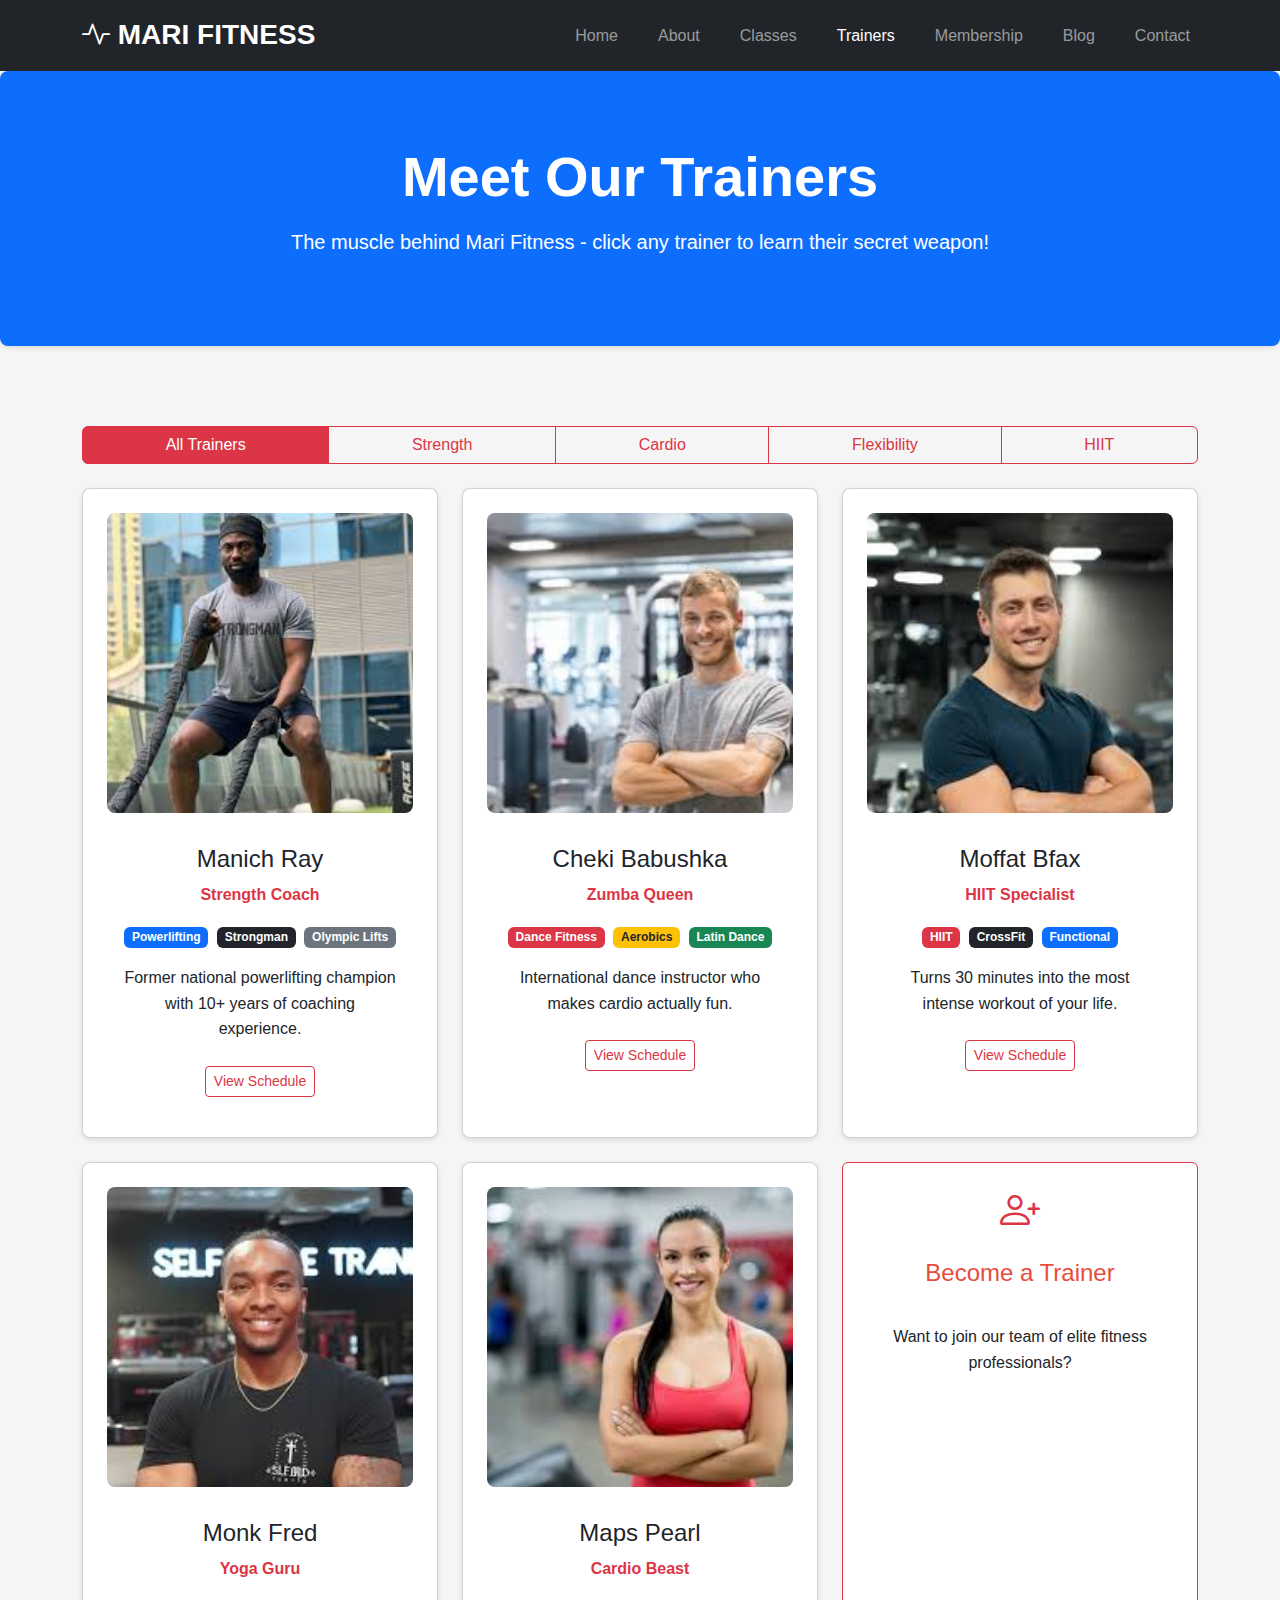
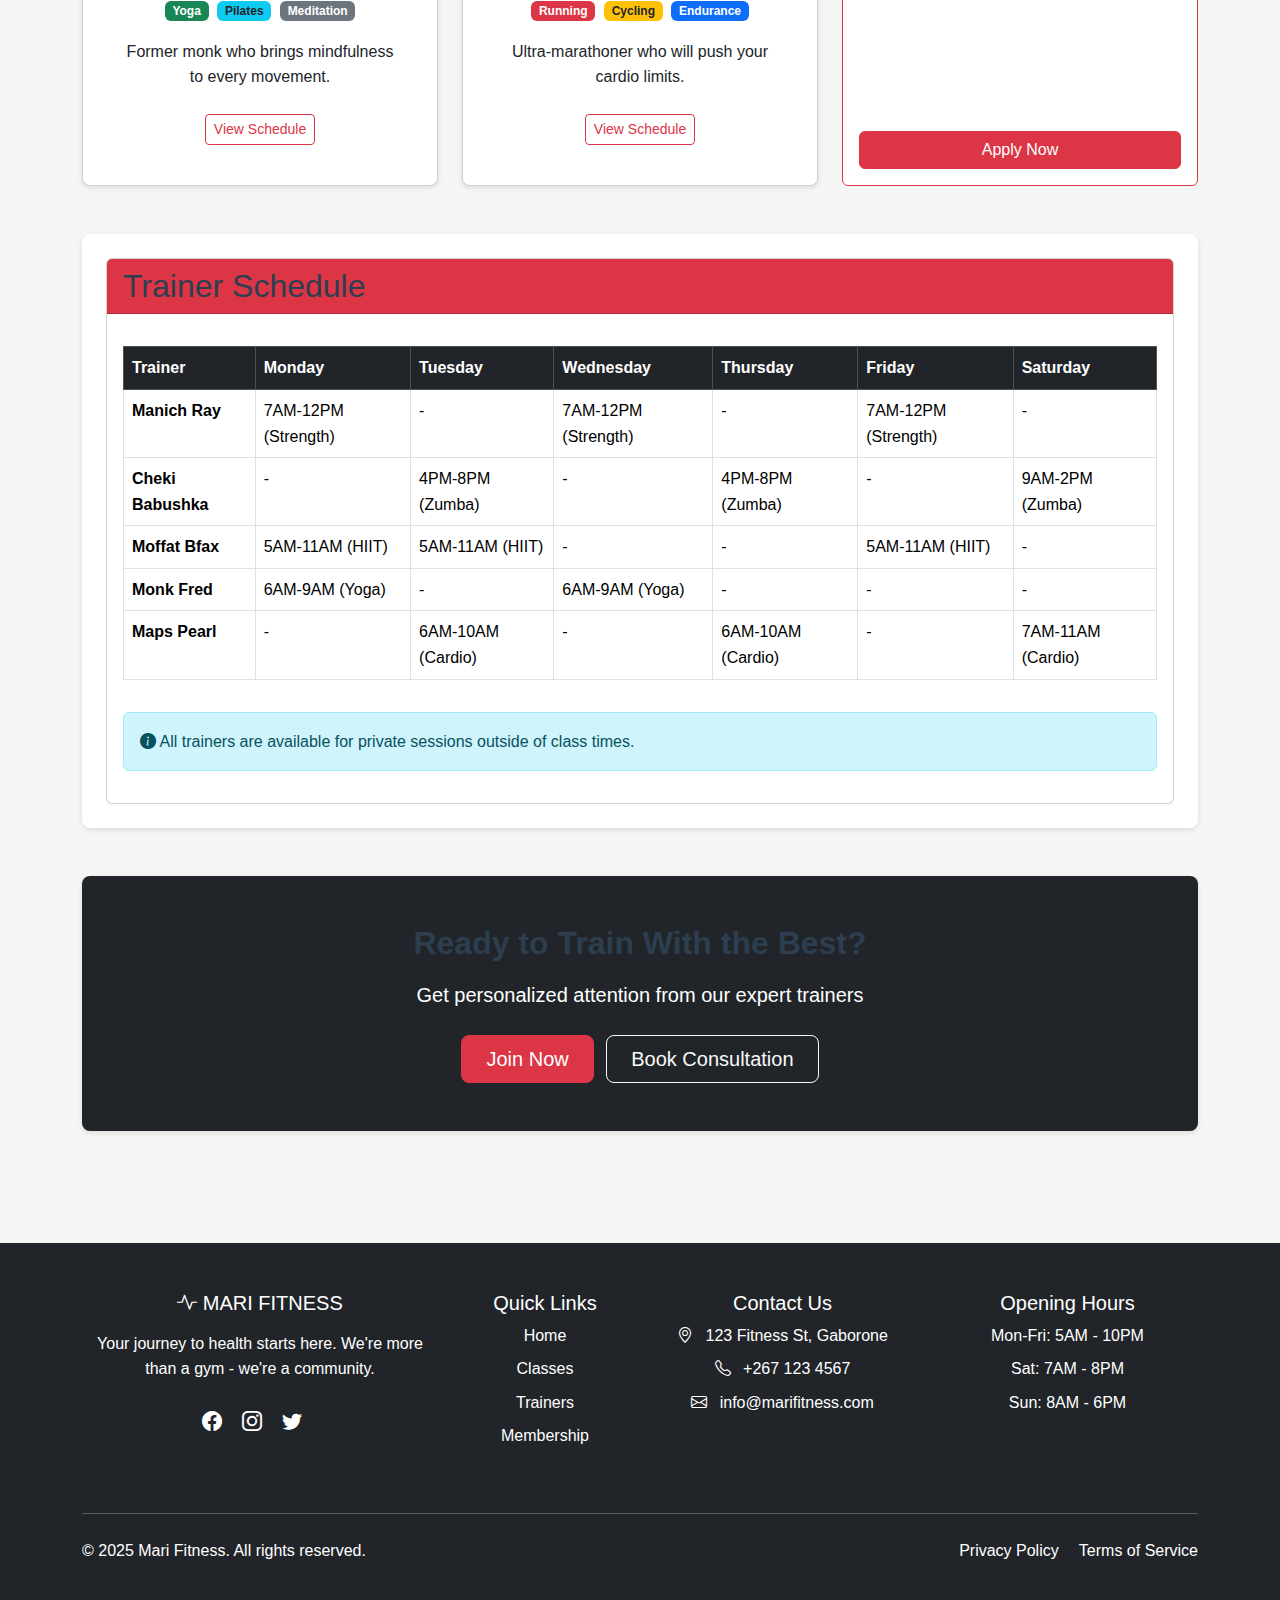
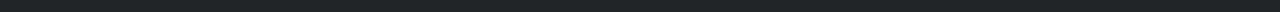
<file: trainers.html>
<!DOCTYPE html>
<html lang="en">
<head>
    <meta charset="UTF-8">
    <meta name="viewport" content="width=device-width, initial-scale=1.0">
    <title>Our Trainers - Mari Fitness</title>
    <!-- Bootstrap CSS -->
    <link href="https://cdn.jsdelivr.net/npm/bootstrap@5.3.2/dist/css/bootstrap.min.css" rel="stylesheet">
    <!-- Bootstrap Icons -->
    <link rel="stylesheet" href="https://cdn.jsdelivr.net/npm/bootstrap-icons@1.11.1/font/bootstrap-icons.css">
    <!-- Custom CSS -->
    <link rel="stylesheet" href="styles.css">
    <style>
        .trainer-card {
            transition: all 0.3s ease;
        }
        .trainer-card:hover {
            transform: translateY(-5px);
            box-shadow: 0 10px 20px rgba(0,0,0,0.1);
        }
        .trainer-img {
            height: 300px;
            object-fit: cover;
            object-position: top;
        }
        .specialty-badge {
            font-size: 0.75rem;
        }
        .secret-weapon {
            display: none;
            font-style: italic;
            color: #6c757d;
        }
    </style>
</head>
<body>
    <!-- Navigation -->
    <nav class="navbar navbar-expand-lg navbar-dark bg-dark sticky-top">
        <div class="container">
            <a class="navbar-brand fw-bold fs-3" href="index.html">
                <i class="bi bi-activity"></i> MARI FITNESS
            </a>
            <button class="navbar-toggler" type="button" data-bs-toggle="collapse" data-bs-target="#navbarNav">
                <span class="navbar-toggler-icon"></span>
            </button>
            <div class="collapse navbar-collapse" id="navbarNav">
                <ul class="navbar-nav ms-auto">
                    <li class="nav-item"><a class="nav-link" href="index.html">Home</a></li>
                    <li class="nav-item"><a class="nav-link" href="about.html">About</a></li>
                    <li class="nav-item"><a class="nav-link" href="classes.html">Classes</a></li>
                    <li class="nav-item"><a class="nav-link active" href="trainers.html">Trainers</a></li>
                    <li class="nav-item"><a class="nav-link" href="membership.html">Membership</a></li>
                    <li class="nav-item"><a class="nav-link" href="blog.html">Blog</a></li>
                    <li class="nav-item"><a class="nav-link" href="contact.html">Contact</a></li>
                </ul>
            </div>
        </div>
    </nav>

    <!-- Hero Section -->
    <section class="bg-primary text-white py-5">
        <div class="container py-4 text-center">
            <h1 class="display-4 fw-bold mb-3">Meet Our Trainers</h1>
            <p class="lead">The muscle behind Mari Fitness - click any trainer to learn their secret weapon!</p>
        </div>
    </section>

    <!-- Main Content -->
    <main class="container my-5">
        <!-- Trainer Filter -->
        <div class="row mb-4">
            <div class="col-12">
                <div class="btn-group w-100" role="group">
                    <button type="button" class="btn btn-outline-danger active" onclick="filterTrainers('all')">All Trainers</button>
                    <button type="button" class="btn btn-outline-danger" onclick="filterTrainers('strength')">Strength</button>
                    <button type="button" class="btn btn-outline-danger" onclick="filterTrainers('cardio')">Cardio</button>
                    <button type="button" class="btn btn-outline-danger" onclick="filterTrainers('flexibility')">Flexibility</button>
                    <button type="button" class="btn btn-outline-danger" onclick="filterTrainers('hiit')">HIIT</button>
                </div>
            </div>
        </div>

        <!-- Trainer Cards -->
        <div class="row row-cols-1 row-cols-md-2 row-cols-lg-3 g-4 mb-5">
            <!-- Manich Ray -->
            <div class="col" id="manich">
                <div class="card h-100 trainer-card strength" onclick="revealWeapon('manich')">
                    <img src="images/trainer-manich.jpg" class="card-img-top trainer-img" alt="Manich Ray">
                    <div class="card-body text-center">
                        <h3 class="card-title">Manich Ray</h3>
                        <p class="text-danger fw-bold">Strength Coach</p>
                        <div class="mb-3">
                            <span class="badge bg-primary specialty-badge me-1">Powerlifting</span>
                            <span class="badge bg-dark specialty-badge me-1">Strongman</span>
                            <span class="badge bg-secondary specialty-badge">Olympic Lifts</span>
                        </div>
                        <p class="card-text">Former national powerlifting champion with 10+ years of coaching experience.</p>
                        <p id="manich-weapon" class="secret-weapon">"I can bench press a small car... with one arm!"</p>
                        <button class="btn btn-sm btn-outline-danger mt-2">View Schedule</button>
                    </div>
                </div>
            </div>

            <!-- Cheki Babushka -->
            <div class="col" id="cheki">
                <div class="card h-100 trainer-card cardio" onclick="revealWeapon('cheki')">
                    <img src="images/trainer-cheki.jpg" class="card-img-top trainer-img" alt="Cheki Babushka">
                    <div class="card-body text-center">
                        <h3 class="card-title">Cheki Babushka</h3>
                        <p class="text-danger fw-bold">Zumba Queen</p>
                        <div class="mb-3">
                            <span class="badge bg-danger specialty-badge me-1">Dance Fitness</span>
                            <span class="badge bg-warning text-dark specialty-badge me-1">Aerobics</span>
                            <span class="badge bg-success specialty-badge">Latin Dance</span>
                        </div>
                        <p class="card-text">International dance instructor who makes cardio actually fun.</p>
                        <p id="cheki-weapon" class="secret-weapon">"I've never met a beat I couldn't dance to... even polka!"</p>
                        <button class="btn btn-sm btn-outline-danger mt-2">View Schedule</button>
                    </div>
                </div>
            </div>

            <!-- Moffat Bfax -->
            <div class="col" id="moffat">
                <div class="card h-100 trainer-card hiit" onclick="revealWeapon('moffat')">
                    <img src="images/trainer-moffat.jpg" class="card-img-top trainer-img" alt="Moffat Bfax">
                    <div class="card-body text-center">
                        <h3 class="card-title">Moffat Bfax</h3>
                        <p class="text-danger fw-bold">HIIT Specialist</p>
                        <div class="mb-3">
                            <span class="badge bg-danger specialty-badge me-1">HIIT</span>
                            <span class="badge bg-dark specialty-badge me-1">CrossFit</span>
                            <span class="badge bg-primary specialty-badge">Functional</span>
                        </div>
                        <p class="card-text">Turns 30 minutes into the most intense workout of your life.</p>
                        <p id="moffat-weapon" class="secret-weapon">"My warmup is harder than your toughest workout!"</p>
                        <button class="btn btn-sm btn-outline-danger mt-2">View Schedule</button>
                    </div>
                </div>
            </div>

            <!-- Monk Fred -->
            <div class="col" id="monk">
                <div class="card h-100 trainer-card flexibility" onclick="revealWeapon('monk')">
                    <img src="images/trainer-monk.jpg" class="card-img-top trainer-img" alt="Monk Fred">
                    <div class="card-body text-center">
                        <h3 class="card-title">Monk Fred</h3>
                        <p class="text-danger fw-bold">Yoga Guru</p>
                        <div class="mb-3">
                            <span class="badge bg-success specialty-badge me-1">Yoga</span>
                            <span class="badge bg-info text-dark specialty-badge me-1">Pilates</span>
                            <span class="badge bg-secondary specialty-badge">Meditation</span>
                        </div>
                        <p class="card-text">Former monk who brings mindfulness to every movement.</p>
                        <p id="monk-weapon" class="secret-weapon">"I can meditate while doing a handstand... on one finger!"</p>
                        <button class="btn btn-sm btn-outline-danger mt-2">View Schedule</button>
                    </div>
                </div>
            </div>

            <!-- Maps Pearl -->
            <div class="col" id="maps">
                <div class="card h-100 trainer-card cardio" onclick="revealWeapon('maps')">
                    <img src="images/trainer-maps.jpg" class="card-img-top trainer-img" alt="Maps Pearl">
                    <div class="card-body text-center">
                        <h3 class="card-title">Maps Pearl</h3>
                        <p class="text-danger fw-bold">Cardio Beast</p>
                        <div class="mb-3">
                            <span class="badge bg-danger specialty-badge me-1">Running</span>
                            <span class="badge bg-warning text-dark specialty-badge me-1">Cycling</span>
                            <span class="badge bg-primary specialty-badge">Endurance</span>
                        </div>
                        <p class="card-text">Ultra-marathoner who will push your cardio limits.</p>
                        <p id="maps-weapon" class="secret-weapon">"I run marathons for fun before breakfast!"</p>
                        <button class="btn btn-sm btn-outline-danger mt-2">View Schedule</button>
                    </div>
                </div>
            </div>

            <!-- Join Our Team -->
            <div class="col">
                <div class="card h-100 border-danger">
                    <div class="card-body text-center d-flex flex-column justify-content-center">
                        <div class="mb-4">
                            <i class="bi bi-person-plus fs-1 text-danger"></i>
                            <h3 class="mt-3">Become a Trainer</h3>
                        </div>
                        <p class="card-text">Want to join our team of elite fitness professionals?</p>
                        <a href="contact.html" class="btn btn-danger mt-auto">Apply Now</a>
                    </div>
                </div>
            </div>
        </div>

        <!-- Trainer Schedule -->
        <section class="mb-5">
            <div class="card">
                <div class="card-header bg-danger text-white">
                    <h2 class="mb-0">Trainer Schedule</h2>
                </div>
                <div class="card-body">
                    <div class="table-responsive">
                        <table class="table table-bordered table-hover">
                            <thead class="table-dark">
                                <tr>
                                    <th>Trainer</th>
                                    <th>Monday</th>
                                    <th>Tuesday</th>
                                    <th>Wednesday</th>
                                    <th>Thursday</th>
                                    <th>Friday</th>
                                    <th>Saturday</th>
                                </tr>
                            </thead>
                            <tbody>
                                <tr>
                                    <td><strong>Manich Ray</strong></td>
                                    <td>7AM-12PM (Strength)</td>
                                    <td>-</td>
                                    <td>7AM-12PM (Strength)</td>
                                    <td>-</td>
                                    <td>7AM-12PM (Strength)</td>
                                    <td>-</td>
                                </tr>
                                <tr>
                                    <td><strong>Cheki Babushka</strong></td>
                                    <td>-</td>
                                    <td>4PM-8PM (Zumba)</td>
                                    <td>-</td>
                                    <td>4PM-8PM (Zumba)</td>
                                    <td>-</td>
                                    <td>9AM-2PM (Zumba)</td>
                                </tr>
                                <tr>
                                    <td><strong>Moffat Bfax</strong></td>
                                    <td>5AM-11AM (HIIT)</td>
                                    <td>5AM-11AM (HIIT)</td>
                                    <td>-</td>
                                    <td>-</td>
                                    <td>5AM-11AM (HIIT)</td>
                                    <td>-</td>
                                </tr>
                                <tr>
                                    <td><strong>Monk Fred</strong></td>
                                    <td>6AM-9AM (Yoga)</td>
                                    <td>-</td>
                                    <td>6AM-9AM (Yoga)</td>
                                    <td>-</td>
                                    <td>-</td>
                                    <td>-</td>
                                </tr>
                                <tr>
                                    <td><strong>Maps Pearl</strong></td>
                                    <td>-</td>
                                    <td>6AM-10AM (Cardio)</td>
                                    <td>-</td>
                                    <td>6AM-10AM (Cardio)</td>
                                    <td>-</td>
                                    <td>7AM-11AM (Cardio)</td>
                                </tr>
                            </tbody>
                        </table>
                    </div>
                    <div class="alert alert-info mt-3">
                        <i class="bi bi-info-circle-fill"></i> All trainers are available for private sessions outside of class times.
                    </div>
                </div>
            </div>
        </section>

        <!-- CTA Section -->
        <section class="bg-dark text-white p-5 rounded-3 text-center">
            <h2 class="fw-bold mb-3">Ready to Train With the Best?</h2>
            <p class="lead mb-4">Get personalized attention from our expert trainers</p>
            <a href="membership.html" class="btn btn-danger btn-lg px-4 me-2">Join Now</a>
            <a href="contact.html" class="btn btn-outline-light btn-lg px-4">Book Consultation</a>
        </section>
    </main>

    <!-- Footer -->
    <footer class="bg-dark text-white py-5">
        <div class="container">
            <div class="row">
                <div class="col-lg-4 mb-4">
                    <h5><i class="bi bi-activity"></i> MARI FITNESS</h5>
                    <p class="mt-3">Your journey to health starts here. We're more than a gym - we're a community.</p>
                    <div class="mt-4">
                        <a href="#" class="text-white me-3"><i class="bi bi-facebook fs-5"></i></a>
                        <a href="#" class="text-white me-3"><i class="bi bi-instagram fs-5"></i></a>
                        <a href="#" class="text-white me-3"><i class="bi bi-twitter fs-5"></i></a>
                    </div>
                </div>
                <div class="col-lg-2 col-md-6 mb-4">
                    <h5>Quick Links</h5>
                    <ul class="list-unstyled">
                        <li class="mb-2"><a href="index.html" class="text-white text-decoration-none">Home</a></li>
                        <li class="mb-2"><a href="classes.html" class="text-white text-decoration-none">Classes</a></li>
                        <li class="mb-2"><a href="trainers.html" class="text-white text-decoration-none">Trainers</a></li>
                        <li class="mb-2"><a href="membership.html" class="text-white text-decoration-none">Membership</a></li>
                    </ul>
                </div>
                <div class="col-lg-3 col-md-6 mb-4">
                    <h5>Contact Us</h5>
                    <ul class="list-unstyled">
                        <li class="mb-2"><i class="bi bi-geo-alt me-2"></i> 123 Fitness St, Gaborone</li>
                        <li class="mb-2"><i class="bi bi-telephone me-2"></i> +267 123 4567</li>
                        <li class="mb-2"><i class="bi bi-envelope me-2"></i> info@marifitness.com</li>
                    </ul>
                </div>
                <div class="col-lg-3 col-md-6">
                    <h5>Opening Hours</h5>
                    <ul class="list-unstyled">
                        <li class="mb-2">Mon-Fri: 5AM - 10PM</li>
                        <li class="mb-2">Sat: 7AM - 8PM</li>
                        <li class="mb-2">Sun: 8AM - 6PM</li>
                    </ul>
                </div>
            </div>
            <hr class="my-4">
            <div class="row">
                <div class="col-md-6 text-center text-md-start">
                    <p class="mb-0">&copy; 2025 Mari Fitness. All rights reserved.</p>
                </div>
                <div class="col-md-6 text-center text-md-end">
                    <a href="privacy.html" class="text-white text-decoration-none me-3">Privacy Policy</a>
                    <a href="terms.html" class="text-white text-decoration-none">Terms of Service</a>
                </div>
            </div>
        </div>
    </footer>

    <!-- Bootstrap JS -->
    <script src="https://cdn.jsdelivr.net/npm/bootstrap@5.3.2/dist/js/bootstrap.bundle.min.js"></script>
    
    <script>
        // Reveal secret weapon when clicking trainer card
        function revealWeapon(trainer) {
            const weapon = document.getElementById(`${trainer}-weapon`);
            weapon.style.display = weapon.style.display === 'none' ? 'block' : 'none';
        }

        // Filter trainers by specialty
        function filterTrainers(specialty) {
            // Update active button
            document.querySelectorAll('.btn-group button').forEach(btn => {
                btn.classList.remove('active');
            });
            event.target.classList.add('active');
            
            // Filter trainers
            const trainers = document.querySelectorAll('.trainer-card');
            trainers.forEach(trainer => {
                const trainerWrapper = trainer.closest('.col');
                if (specialty === 'all' || trainer.classList.contains(specialty)) {
                    trainerWrapper.style.display = 'block';
                } else {
                    trainerWrapper.style.display = 'none';
                }
            });
        }

        // Highlight trainer if coming from classes.html
        document.addEventListener('DOMContentLoaded', function() {
            if (window.location.hash) {
                const target = document.querySelector(window.location.hash);
                if (target) {
                    target.scrollIntoView({ behavior: 'smooth' });
                    target.classList.add('highlight');
                    
                    // Remove highlight after animation
                    setTimeout(() => {
                        target.classList.remove('highlight');
                    }, 3000);
                }
            }
        });
    </script>
</body>
</html>
</file>
<file: styles.css>
* {
    margin: 0;
    padding: 0;
    box-sizing: border-box;
    font-family: 'Segoe UI', Tahoma, Geneva, Verdana, sans-serif;
}

body {
    line-height: 1.6;
    color: #333;
    background-color: #f5f5f5;
}

/* ===== Header & Navigation ===== */
header {
    background-color: #2c3e50;
    color: white;
    padding: 1rem 2rem;
    display: flex;
    justify-content: space-between;
    align-items: center;
    position: sticky;
    top: 0;
    z-index: 100;
}

.logo h1 {
    font-size: 1.8rem;
    color: #e74c3c;
}

nav ul {
    display: flex;
    list-style: none;
}

nav ul li {
    margin-left: 1.5rem;
}

nav ul li a {
    color: white;
    text-decoration: none;
    font-weight: 600;
    transition: color 0.3s;
}

nav ul li a:hover {
    color: #e74c3c;
}

.hamburger {
    display: none;
    background: none;
    border: none;
    color: white;
    font-size: 1.5rem;
    cursor: pointer;
}

main {
    padding: 2rem;
    max-width: 1200px;
    margin: 0 auto;
}

section {
    margin-bottom: 2rem;
    padding: 1.5rem;
    background: white;
    border-radius: 8px;
    box-shadow: 0 2px 5px rgba(0,0,0,0.1);
}

h2 {
    color: #2c3e50;
    margin-bottom: 1rem;
    font-size: 2rem;
}

h3 {
    color: #e74c3c;
    margin-bottom: 0.8rem;
    font-size: 1.5rem;
}

p {
    margin-bottom: 1rem;
}

button, .button {
    background-color: #e74c3c;
    color: white;
    border: none;
    padding: 0.6rem 1.2rem;
    border-radius: 4px;
    cursor: pointer;
    font-weight: 600;
    transition: background-color 0.3s;
}

button:hover, .button:hover {
    background-color: #c0392b;
}

.class-cards, .trainer-cards, .membership-tiers, .blog-grid {
    display: grid;
    grid-template-columns: repeat(auto-fit, minmax(300px, 1fr));
    gap: 1.5rem;
    margin: 1.5rem 0;
}

.class-card, .trainer-card, .tier, .blog-card {
    background: white;
    border-radius: 8px;
    padding: 1.5rem;
    box-shadow: 0 2px 5px rgba(0,0,0,0.1);
    transition: transform 0.3s;
}

.class-card:hover, .trainer-card:hover, .tier:hover, .blog-card:hover {
    transform: translateY(-5px);
}

form {
    display: grid;
    gap: 1rem;
}

.form-group {
    display: flex;
    flex-direction: column;
}

label {
    margin-bottom: 0.5rem;
    font-weight: 600;
}

input, textarea, select {
    padding: 0.6rem;
    border: 1px solid #ddd;
    border-radius: 4px;
}

table {
    width: 100%;
    border-collapse: collapse;
    margin: 1rem 0;
}

th, td {
    padding: 0.8rem;
    text-align: left;
    border-bottom: 1px solid #ddd;
}

th {
    background-color: #2c3e50;
    color: white;
}

tr:nth-child(even) {
    background-color: #f2f2f2;
}

/* ===== Footer Styles ===== */
footer {
    background-color: #2c3e50;
    color: white;
    text-align: center;
    padding: 1.5rem;
    margin-top: 2rem;
}

.footer-links {
    margin-bottom: 1rem;
}

.footer-links a {
    color: #e74c3c;
    text-decoration: none;
    margin: 0 0.5rem;
}

.highlight {
    background-color: #fffde7;
    transition: background-color 2s;
}

.weapon {
    display: none;
    font-style: italic;
    color: #7f8c8d;
}

@media (max-width: 768px) {
    nav ul {
        display: none;
        flex-direction: column;
        width: 100%;
        position: absolute;
        top: 70px;
        left: 0;
        background-color: #2c3e50;
    }

    nav ul.active {
        display: flex;
    }

    nav ul li {
        margin: 0;
        padding: 1rem;
        border-top: 1px solid #34495e;
    }

    .hamburger {
        display: block;
    }

    .contact-container {
        grid-template-columns: 1fr;
    }
}

.hero {
    text-align: center;
    padding: 3rem 2rem;
    background: linear-gradient(rgba(0,0,0,0.5), rgba(0,0,0,0.5)), url('images/hero-bg.jpg');
    background-size: cover;
    color: white;
    border-radius: 8px;
}

.hero h1 {
    font-size: 2.5rem;
    margin-bottom: 1rem;
    color: white;
}

.hero p {
    font-size: 1.2rem;
    margin-bottom: 2rem;
}

.fun-facts button {
    margin: 1rem 0;
}

.gym-rules ol {
    padding-left: 1.5rem;
}

.class-filter {
    display: flex;
    gap: 1rem;
    margin: 1rem 0;
    flex-wrap: wrap;
}

.trainer-card img {
    width: 100%;
    border-radius: 8px;
    margin-bottom: 1rem;
}

.tier {
    text-align: center;
}

.tier .price {
    font-size: 1.8rem;
    font-weight: bold;
    color: #e74c3c;
    margin: 1rem 0;
}

.tier ul {
    text-align: left;
    margin: 1rem 0;
    list-style-position: inside;
}

.tier li {
    margin-bottom: 0.5rem;
}

.special-offer {
    background-color: #fffde7;
    border-left: 4px solid #e74c3c;
}

.blog-card img {
    width: 100%;
    border-radius: 8px;
    margin-bottom: 1rem;
}

.post-meta {
    color: #7f8c8d;
    font-size: 0.9rem;
    margin-bottom: 1rem;
}

.tag-cloud {
    display: flex;
    flex-wrap: wrap;
    gap: 0.5rem;
    margin-top: 1rem;
}

.tag-cloud span {
    background-color: #ecf0f1;
    padding: 0.3rem 0.8rem;
    border-radius: 20px;
    cursor: pointer;
    transition: all 0.3s;
}

.tag-cloud span:hover {
    background-color: #e74c3c;
    color: white;
}

.contact-container {
    display: grid;
    grid-template-columns: 2fr 1fr;
    gap: 2rem;
}

.contact-method {
    margin-bottom: 1.5rem;
}

.social-links a {
    color: #e74c3c;
    text-decoration: none;
    margin-right: 0.8rem;
}
</file>
